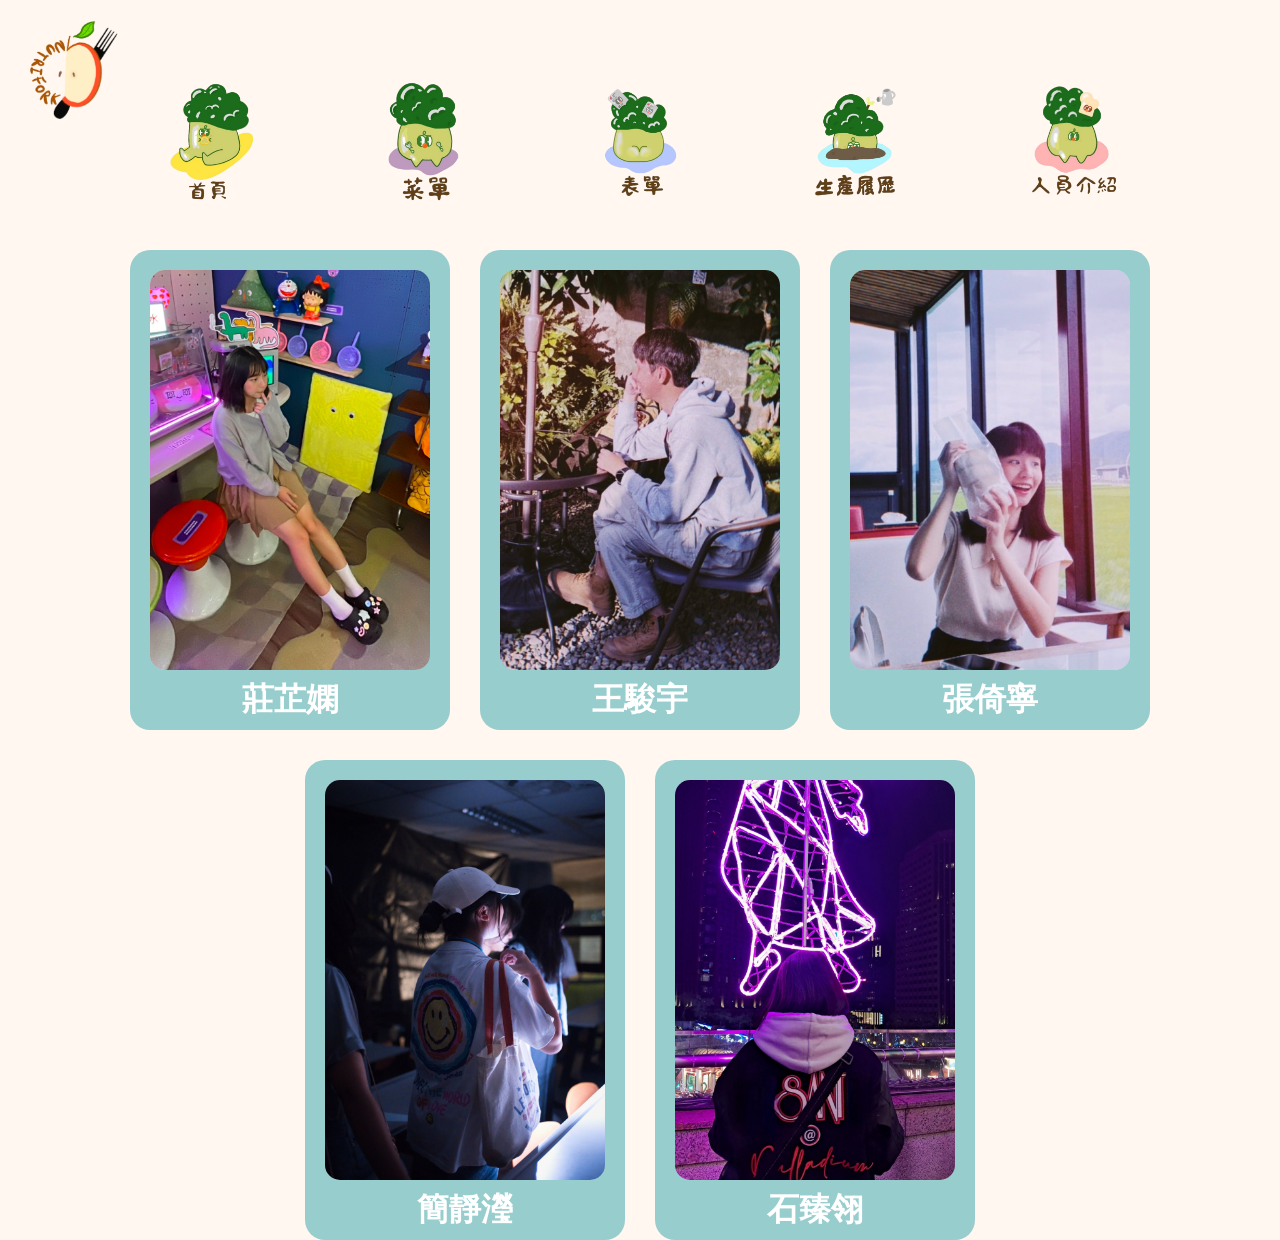
<file: 人員介紹/人員介紹.html>
<!DOCTYPE html>
<html lang="zh-TW">

<head>
    <meta charset="UTF-8" />
    <meta name="viewport" content="width=device-width, initial-scale=1.0" />
    <title>人員介紹</title>
    <link rel="stylesheet" href="人員介紹.css">
    <link rel="shortcut icon" href="/logo_icon.png" type="image/x-icon" >
    <link rel="preconnect" href="https://fonts.googleapis.com">
    <link rel="preconnect" href="https://fonts.gstatic.com" crossorigin>
    <link href="https://fonts.googleapis.com/css2?family=Caveat:wght@400..700&family=Noto+Serif+JP:wght@200..900&family=Permanent+Marker&family=Playfair+Display:ital,wght@0,400..900;1,400..900&family=Rampart+One&family=Stick&display=swap" rel="stylesheet">
</head>

<body>
    <div class="logo">
      <a href="../首頁/首頁.html">
        <img src="../assets/logo.png" alt="">
      </a>
    </div>

    <nav class="img-navbar">
      <a href="../首頁/首頁.html"><img src="../assets/div_pic/首頁.png" alt="首頁"></a>
      <a href="../菜單/菜單.html"><img src="../assets/div_pic/菜單.png" alt="菜單"></a>
      <a href="../遊戲/遊戲.html"><img src="../assets/div_pic/表單.png" alt="表單"></a>
      <a href="../生產履歷/生產履歷.html"><img src="../assets/div_pic/生產履歷.png" alt="生產履歷"></a>
      <a href="../人員介紹/人員介紹.html"><img src="../assets/div_pic/人員介紹.png" alt="人員介紹"></a>
    </nav>

    <!-- 內容 -->
    <div class="container">
        <div class="card">
            <div class="img-box">
                <img src="./人員介紹_photo/1.png" alt="">
            </div>
            <p>— 繪畫 —<br>LOGO、餐點與食材<br>
                — 製作 —<br>開頭動畫、小遊戲<br>
                — 提案 —<br>— 錄製影片 —</p>
            <h2>莊芷嫻</h2>
        </div>
        <div class="card">
            <div class="img-box">
                <img src="./人員介紹_photo/2.png" alt="">
            </div>
            <p>— 製作 —<br>生產履歷頁面<br>
                程式碼整合除錯<br>
                — 提案 —<br>— 報告 —</p>
            <h2>王駿宇</h2>
        </div>
        <div class="card">
            <div class="img-box">
                <img src="./人員介紹_photo/3.png" alt="">
            </div>
            <p>— 撰寫 —<br>企劃書、報告書<br>
                — 繪制和設計 —<br>蔬果與購物車圖案<br>
                開頭動畫音效<br>
                — 會議記錄 —</p>
            <h2>張倚寧</h2>
        </div>
        <div class="card">
            <div class="img-box">
                <img src="./人員介紹_photo/4.jpg" alt="">
            </div>
            <p>— 製作 —<br>開頭動畫<br>首頁<br>菜單<br>餐點介紹
                <br>統整每頁的相同處</p>
            <h2>簡靜瀅</h2>
        </div>
        <div class="card">
            <div class="img-box">
                <img src="./人員介紹_photo/5.jpg" alt="">
            </div>
            <p>— 製作 —<br>人員介紹<br>食物轉盤<br>下拉式選單<br>網站icon<br>
                — 簡報製作 —</p>
            <h2>石臻翎</h2>
        </div>
    </div>
</body>

</html>
</file>
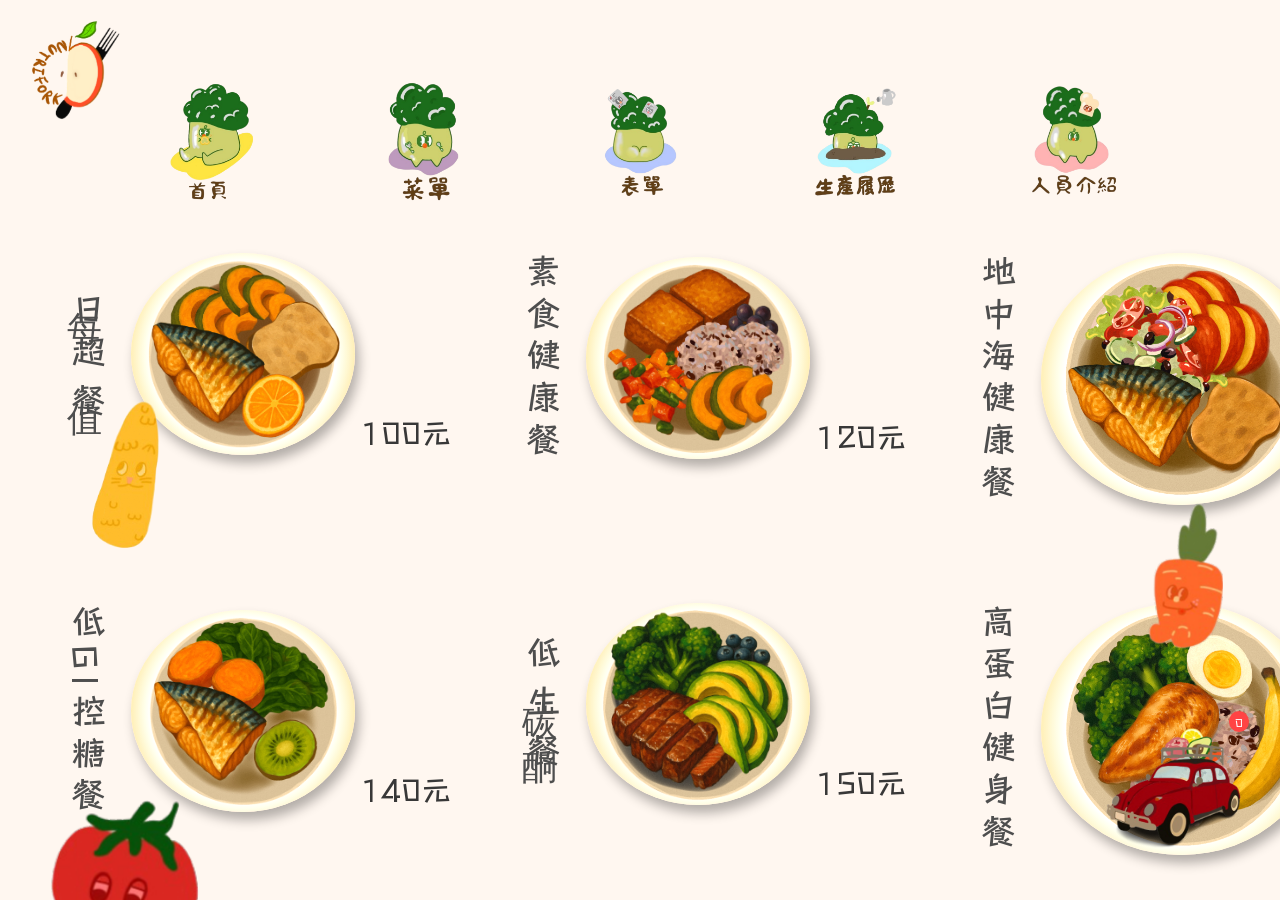
<file: 菜單/菜單.html>
<!DOCTYPE html>
<html lang="en">

<head>
  <meta charset="UTF-8">
  <meta name="viewport" content="width=device-width, initial-scale=1.0">
  <title>菜單</title>
  <link rel="shortcut icon" href="/logo_icon.png" type="image/x-icon">
  <link rel="stylesheet" href="./菜單.css">
  <link rel="preconnect" href="https://fonts.googleapis.com">
  <link rel="preconnect" href="https://fonts.gstatic.com" crossorigin>
  <link
    href="https://fonts.googleapis.com/css2?family=Caveat:wght@400..700&family=Noto+Serif+JP:wght@200..900&family=Permanent+Marker&family=Playfair+Display:ital,wght@0,400..900;1,400..900&family=Rampart+One&family=Stick&display=swap"
    rel="stylesheet">
</head>

<body>
  <div class="logo">
      <a href="../首頁/首頁.html">
        <img src="../assets/logo.png" alt="">
      </a>
  </div>

  <nav class="img-navbar">
      <a href="../首頁/首頁.html"><img src="../assets/div_pic/首頁.png" alt="首頁"></a>
      <a href="../菜單/菜單.html"><img src="../assets/div_pic/菜單.png" alt="菜單"></a>
      <a href="../遊戲/遊戲.html"><img src="../assets/div_pic/表單.png" alt="表單"></a>
      <a href="../生產履歷/生產履歷.html"><img src="../assets/div_pic/生產履歷.png" alt="生產履歷"></a>
      <a href="../人員介紹/人員介紹.html"><img src="../assets/div_pic/人員介紹.png" alt="人員介紹"></a>
  </nav>

  <div class="floating-cart">
    <img src="./購物車.png" alt="購物車" class="cart-icon">
    <span class="cart-count">0</span>
    <div class="cart-panel">
      <div class="cart-header">
        <h3>購物車</h3>
        <button class="close-cart">&times;</button>
      </div>
      <div class="cart-items">
        <!-- 購物車項目在這裡動態添加 -->
      </div>
      <div class="cart-footer">
        <div class="cart-total">總計: $0</div>
        <button class="checkout-btn">結帳</button>
      </div>
    </div>
  </div>

  <!-- 結帳總結彈出視窗 -->
  <div class="checkout-modal" id="checkoutModal">
    <div class="modal-content">
      <div class="modal-header">
        <h2>訂單總結</h2>
        <button class="close-modal">&times;</button>
      </div>
      <div class="modal-body">
        <div class="order-items">
          <!-- 訂單項目在這裡動態添加 -->
        </div>
        <div class="order-summary">
          <div class="summary-row">
            <span>商品總數：</span>
            <span id="totalItems">0</span>
          </div>
          <div class="summary-row">
            <span>商品總額：</span>
            <span id="subtotal">$0</span>
          </div>
          <div class="summary-row">
            <span>運費：</span>
            <span id="shipping">$0</span>
          </div>
          <div class="summary-row total">
            <span>應付總額：</span>
            <span id="totalAmount">$0</span>
          </div>
        </div>
      </div>
      <div class="modal-footer">
        <button class="confirm-order-btn">確認訂單</button>
      </div>
    </div>
  </div>

  <div class="meal-container">
    <a href="../餐點介紹/每日超值餐/每日超值餐.html" class="meal-link">
      <div class="meal-item">
        <div class="meal-title">每日超值餐</div>
        <div class="meal-img-container">
          <img src="每日超值.png" alt="餐點圖示" />
          <div class="meal-price">100元</div>
        </div>
      </div>
    </a>

    <a href="../餐點介紹/素食健康餐/素食健康餐.html" class="meal-link">
      <div class="meal-item">
        <div class="meal-title">素食健康餐</div>
        <div class="meal-img-container">
          <img src="./素食健康 (2).png" alt="餐點圖示" />
          <div class="meal-price">120元</div>
        </div>
      </div>
    </a>

    <a href="../餐點介紹/地中海健康餐/地中海健康餐.html" class="meal-link">
      <div class="meal-item">
        <div class="meal-title">地中海健康餐</div>
        <div class="meal-img-container">
          <img src="./地中海.png" alt="餐點圖示" />
          <div class="meal-price">130元</div>
        </div>
      </div>
    </a>

    <a href="../餐點介紹/低GI控糖餐/低GI控糖餐.html" class="meal-link">
      <div class="meal-item">
        <div class="meal-title">低GI控糖餐</div>
        <div class="meal-img-container">
          <img src="./低gi .png" alt="餐點圖示" />
          <div class="meal-price">140元</div>
        </div>
      </div>
    </a>

    <a href="../餐點介紹/低碳生酮餐/低碳生酮餐.html" class="meal-link">
      <div class="meal-item">
        <div class="meal-title">低碳生酮餐</div>
        <div class="meal-img-container">
          <img src="./低碳生酮.png" alt="餐點圖示" />
          <div class="meal-price">150元</div>
        </div>
      </div>
    </a>

    <a href="../餐點介紹/高蛋白健身餐/高蛋白健身餐.html" class="meal-link">
      <div class="meal-item">
        <div class="meal-title">高蛋白健身餐</div>
        <div class="meal-img-container">
          <img src="./7F1835D6-F202-4436-AAA9-A46A5C8F8FA7.png" alt="餐點圖示" />
          <div class="meal-price">150元</div>
        </div>
      </div>
    </a>
  </div>

  <div class="floating-fruits">
    <div class="fruit tomato" data-info="我有豐富的維生素C，養顏又美容!"></div>
    <div class="fruit corner" data-info="我不僅低熱量還高纖維，讓你減重順順利利!"></div>
    <div class="fruit correct" data-info="我富含了很多營養，讓你可以保護視力、養顏和處進消化等!"></div>
    <div class="tooltip" id="tooltip"></div>
  </div>

  <script src="./菜單.js"></script>
</body>

</html>
</file>
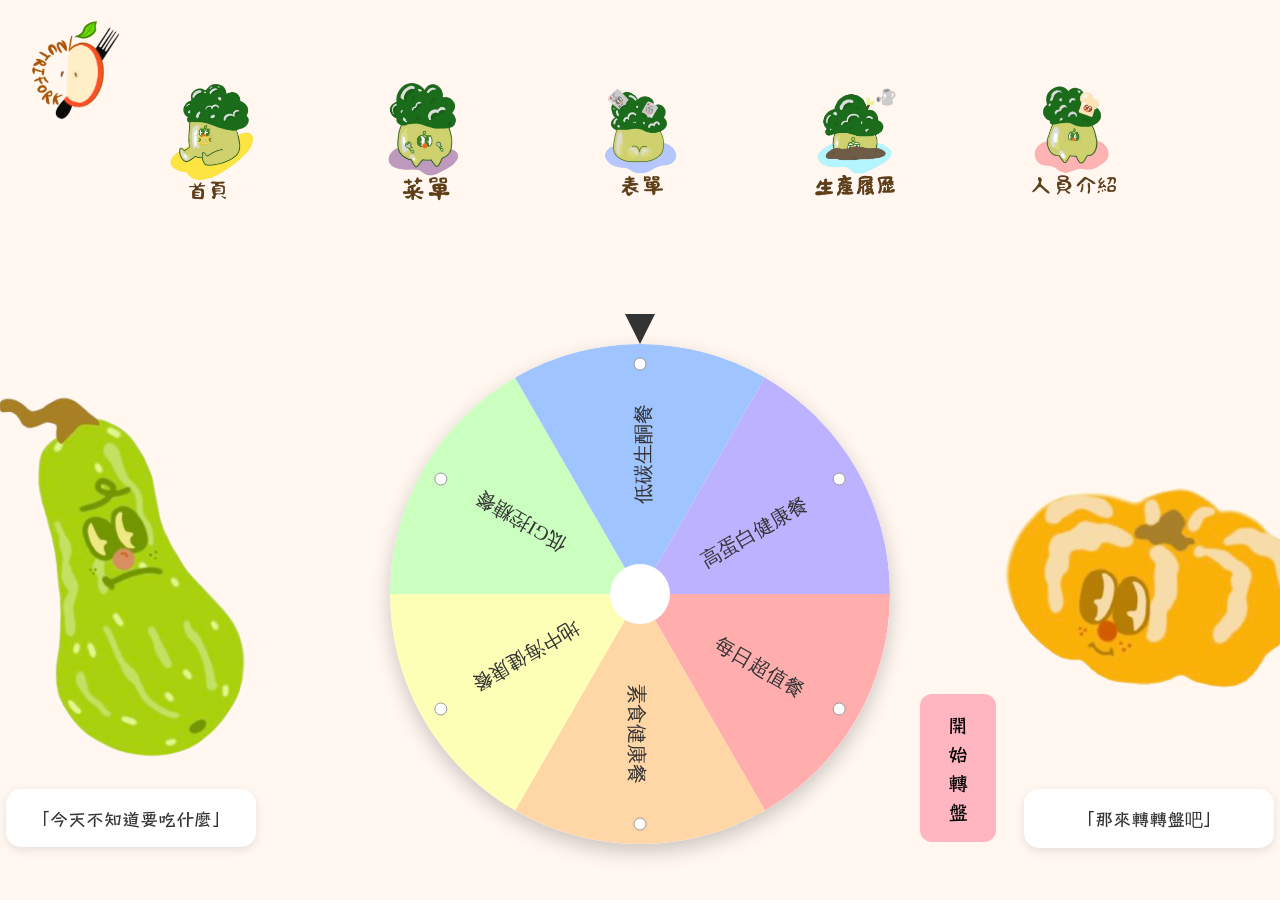
<file: 遊戲/遊戲.html>
<!DOCTYPE html>
<html lang="zh-Hant">

<head>
  <meta charset="UTF-8">
  <title>角色對話轉盤</title>
  <link rel="shortcut icon" href="/logo_icon.png" type="image/x-icon">
  <link rel="stylesheet" href="./遊戲.css">
  <link rel="preconnect" href="https://fonts.googleapis.com">
  <link rel="preconnect" href="https://fonts.gstatic.com" crossorigin>
  <link
    href="https://fonts.googleapis.com/css2?family=Caveat:wght@400..700&family=Noto+Serif+JP:wght@200..900&family=Permanent+Marker&family=Playfair+Display:ital,wght@0,400..900;1,400..900&family=Rampart+One&family=Stick&display=swap"
    rel="stylesheet">
</head>

<body>
  <div class="logo">
      <a href="../首頁/首頁.html">
        <img src="../assets/logo.png" alt="">
      </a>
    </div>

    <nav class="img-navbar">
      <a href="../首頁/首頁.html"><img src="../assets/div_pic/首頁.png" alt="首頁"></a>
      <a href="../菜單/菜單.html"><img src="../assets/div_pic/菜單.png" alt="菜單"></a>
      <a href="../遊戲/遊戲.html"><img src="../assets/div_pic/表單.png" alt="表單"></a>
      <a href="../生產履歷/生產履歷.html"><img src="../assets/div_pic/生產履歷.png" alt="生產履歷"></a>
      <a href="../人員介紹/人員介紹.html"><img src="../assets/div_pic/人員介紹.png" alt="人員介紹"></a>
    </nav>


  <div class="full-container">

    <div class="spin-layout">
      <!-- 左角色 -->
      <div class="character-side">
        <img src="./花椰菜角色1.png" alt="角色A" class="side-character">
        <div class="speech-bubble speech-left" id="speechA">「今天不知道要吃什麼」</div>
      </div>

      <!-- 中間：按鈕 + 轉盤 -->
      <div class="wheel-container">
        <div class="button-and-result">
          <button id="spinBtn">開始轉盤</button>
        </div>
        <div class="pointer"></div>
        <canvas id="wheel" width="500" height="500"></canvas>
        <div id="result"></div>
      </div>

      <!-- 右角色 -->
      <div class="character-side">
        <img src="./花椰菜角色2.png" alt="角色B" class="side-character">
        <div class="speech-bubble speech-right" id="speechB">「那來轉轉盤吧」</div>
      </div>
    </div>



    <script src="遊戲.js"></script>
</body>

</html>
</file>
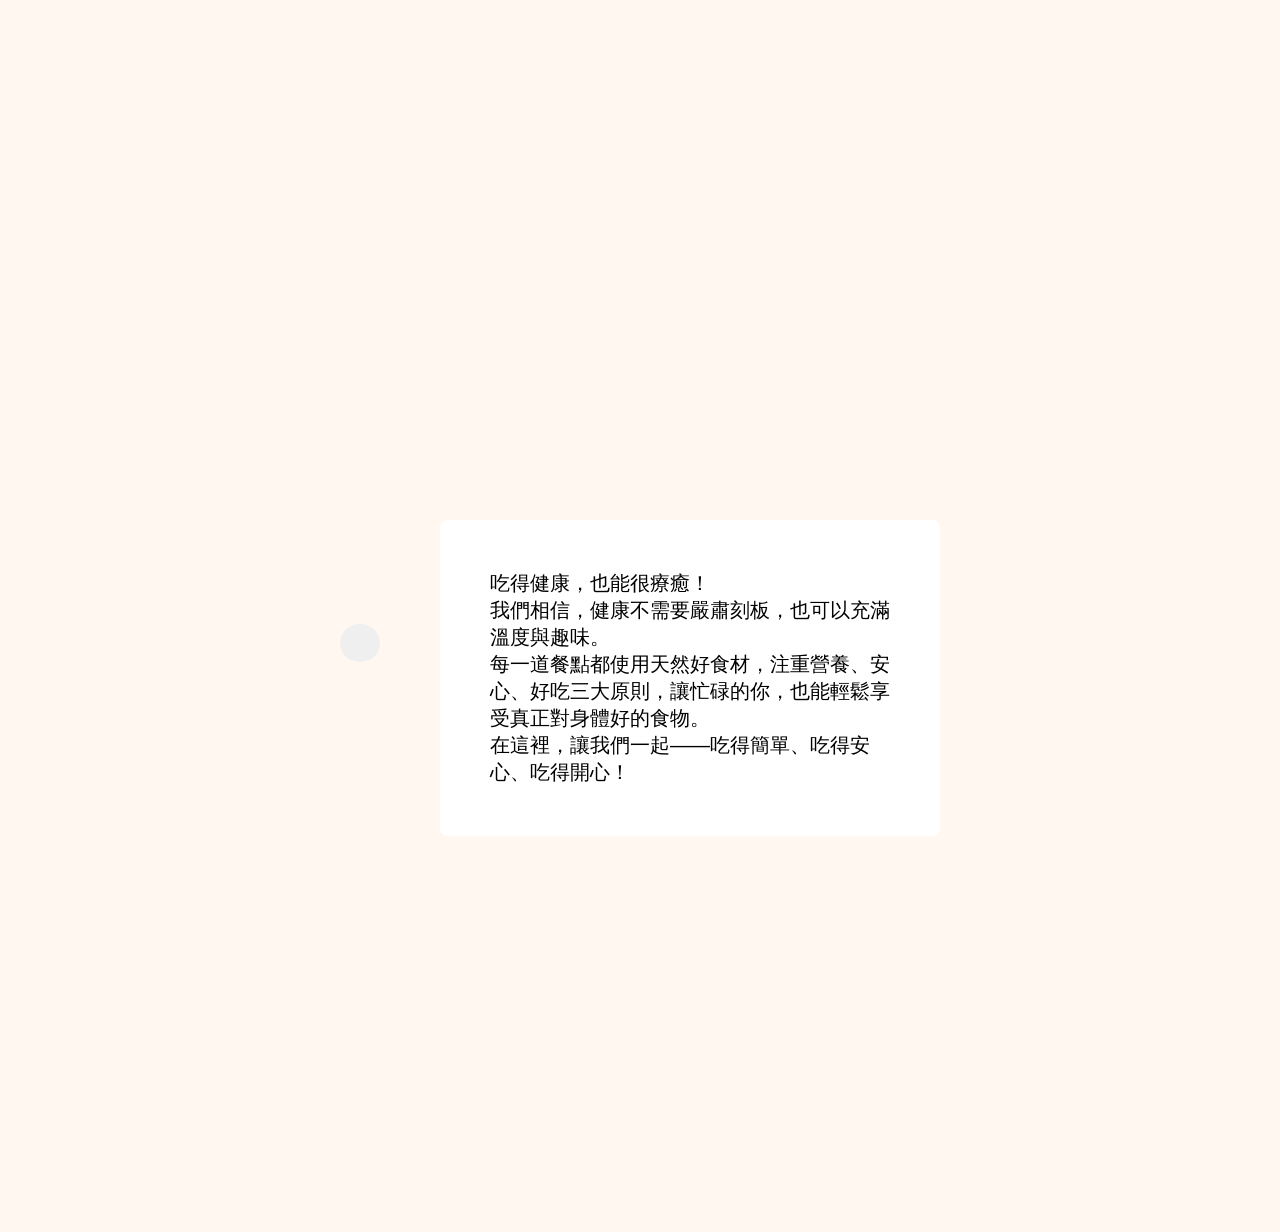
<file: 首頁/首頁.html>
<!DOCTYPE html>
<html lang="zh-Hant">

<head>
  <meta charset="UTF-8">
  <meta name="viewport" content="width=device-width, initial-scale=1.0">
  <title>NutriFork</title>
  <link rel="shortcut icon" href="/logo_icon.png" type="image/x-icon">
  <link rel="stylesheet" href="./首頁.css">
  <link rel="preconnect" href="https://fonts.googleapis.com">
  <link rel="preconnect" href="https://fonts.gstatic.com" crossorigin>
  <link
    href="https://fonts.googleapis.com/css2?family=Caveat:wght@400..700&family=Noto+Serif+JP:wght@200..900&family=Permanent+Marker&family=Playfair+Display:ital,wght@0,400..900;1,400..900&family=Rampart+One&family=Stick&display=swap"
    rel="stylesheet">
</head>

<body>

  <!-- 主要內容 -->
  <div id="main-content">

    <div class="logo">
      <a href="../首頁/首頁.html">
        <img src="../assets/logo.png" alt="">
      </a>
    </div>

    <nav class="img-navbar">
      <a href="../首頁/首頁.html"><img src="../assets/div_pic/首頁.png" alt="首頁"></a>
      <a href="../菜單/菜單.html"><img src="../assets/div_pic/菜單.png" alt="菜單"></a>
      <a href="../遊戲/遊戲.html"><img src="../assets/div_pic/表單.png" alt="表單"></a>
      <a href="../生產履歷/生產履歷.html"><img src="../assets/div_pic/生產履歷.png" alt="生產履歷"></a>
      <a href="../人員介紹/人員介紹.html"><img src="../assets/div_pic/人員介紹.png" alt="人員介紹"></a>
    </nav>

    <div class="container">
      <div class="article">
        <div class="main">
          <div class="photo tomato"></div>
          <div class="photo pepper"></div>
          <div class="photo carrot"></div>
          <div class="item">
            <div class="item1"></div>
          </div>
        </div>

        <!-- 遊戲、標語 -->
        <div class="container1">

          <div id="start-screen">
            <button id="start-btn" onclick="startGame()">
              <img src="./小遊戲按鈕.png" alt="">
            </button>
          </div>

          <div id="quiz-container" class="hidden">
            <img class="character-img" src="./花椰菜角色1.png" alt="角色">
            <div class="question" id="question">載入中...</div>
            <div id="options"></div>
            <div class="feedback" id="feedback"></div>
            <div class="correct-answer" id="correct-answer"></div>
            <div id="score">目前得分：0</div>

            <div class="game-buttons">
              <button id="restart-btn">重玩遊戲</button>
              <button id="back-btn">返回</button>
            </div>
          </div>

          <div class="dialog-box">
            <div class="arrow-left"></div>
            <p>
              吃得健康，也能很療癒！<br>
              我們相信，健康不需要嚴肅刻板，也可以充滿溫度與趣味。<br>
              每一道餐點都使用天然好食材，注重營養、安心、好吃三大原則，讓忙碌的你，也能輕鬆享受真正對身體好的食物。<br>
              在這裡，讓我們一起——吃得簡單、吃得安心、吃得開心！
            </p>
          </div>

          <footer id="footer">
            <p>&copy; NUTRIFORK | 聯絡我們：NUTRIFORK@gmail.com</p>
          </footer>
        </div>
      </div>
    </div>

    <div id="food-container"></div>

    <script src="./首頁.js"></script>
  </div>
</body>

</html>
</file>
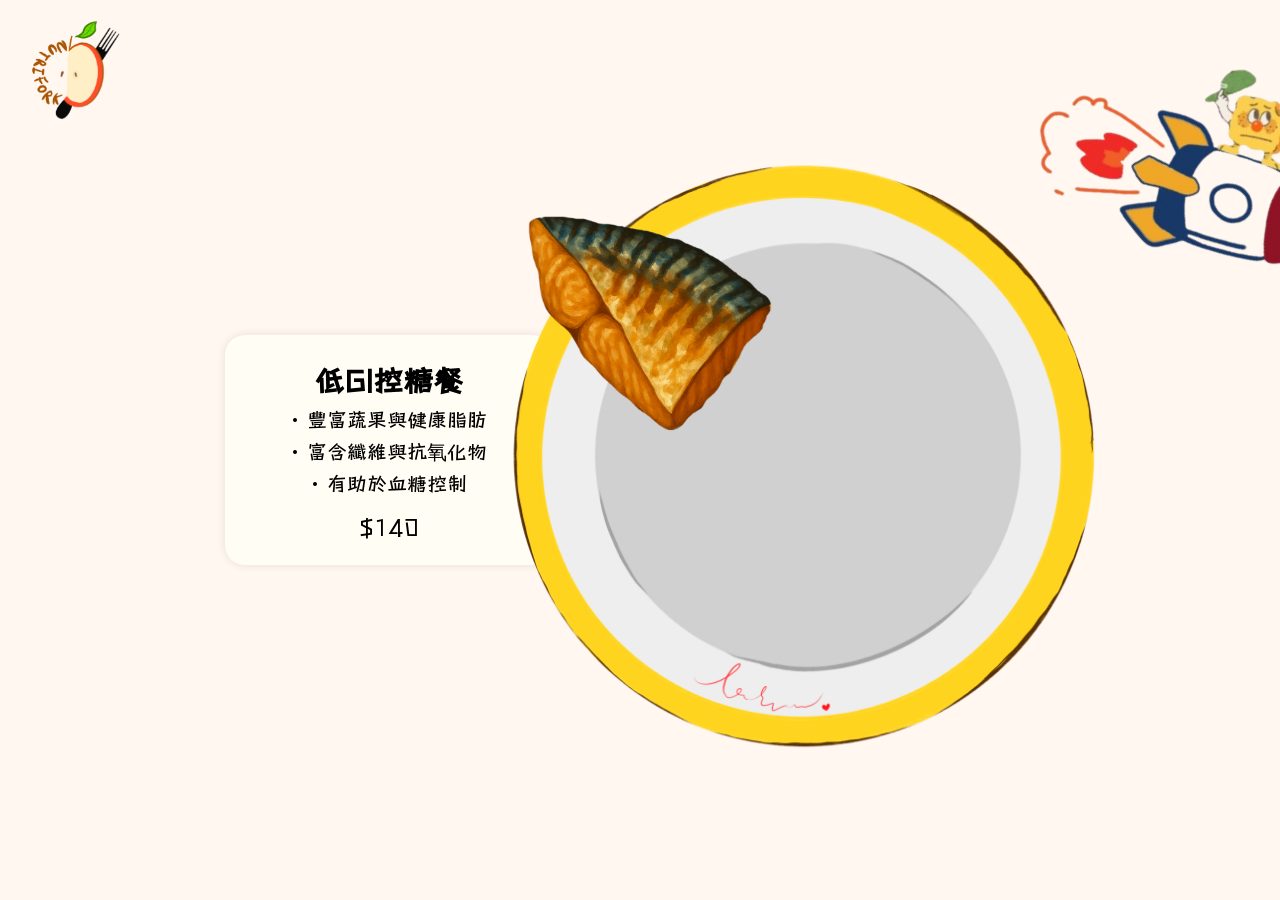
<file: 餐點介紹/低GI控糖餐/低GI控糖餐.html>
<!DOCTYPE html>
<html lang="zh-Hant">

<head>
  <meta charset="UTF-8">
  <title>低GI控糖餐</title>
  <link rel="stylesheet" href="./低GI控糖餐.css">
  <script src="./低GI控糖餐.js" defer></script>
  <link rel="preconnect" href="https://fonts.googleapis.com">
  <link rel="preconnect" href="https://fonts.gstatic.com" crossorigin>
  <link
    href="https://fonts.googleapis.com/css2?family=Caveat:wght@400..700&family=Noto+Serif+JP:wght@200..900&family=Permanent+Marker&family=Playfair+Display:ital,wght@0,400..900;1,400..900&family=Rampart+One&family=Stick&display=swap"
    rel="stylesheet">
</head>

<body>

  <div class="logo">
    <a href="../../菜單/菜單.html">
      <img src="./logo3.png" alt="">
    </a>
  </div>

  <img src="./火箭.png" alt="火箭" class="rocket" />

  <div class="main-container">

    <div class="meal-info">
      <h2 class="name">低GI控糖餐</h2>
      <p>• 豐富蔬果與健康脂肪</p>
      <p>• 富含纖維與抗氧化物</p>
      <p>• 有助於血糖控制</p>
      <p class="price">$140</p>
    </div>

    <div class="plate-container">
      <img src="./盤子.png" alt="盤子背景" class="plate">

      <div class="food mackerel">
        <div class="food-img">
          <img src="./烤鯖魚.png" alt="鯖魚">
          <div class="info">富含Omega-3，有助控糖與護心</div>
        </div>
      </div>

      <div class="food sweetpotato">
        <div class="food-img">
          <img src="./地瓜.png" alt="地瓜">
          <div class="info">低GI碳水，提供飽足與能量</div>
        </div>
      </div>

      <div class="food greens">
        <div class="food-img">
          <img src="./空心菜.png" alt="燙青菜">
          <div class="info">高鉀葉菜，有助排水與穩壓</div>
        </div>
      </div>

      <div class="food kiwi">
        <div class="food-img">
          <img src="./奇異果.png" alt="奇異果">
          <div class="info">富含酵素與維C，幫助消化</div>
        </div>
      </div>
    </div>


  </div>

</body>

</html>
</file>
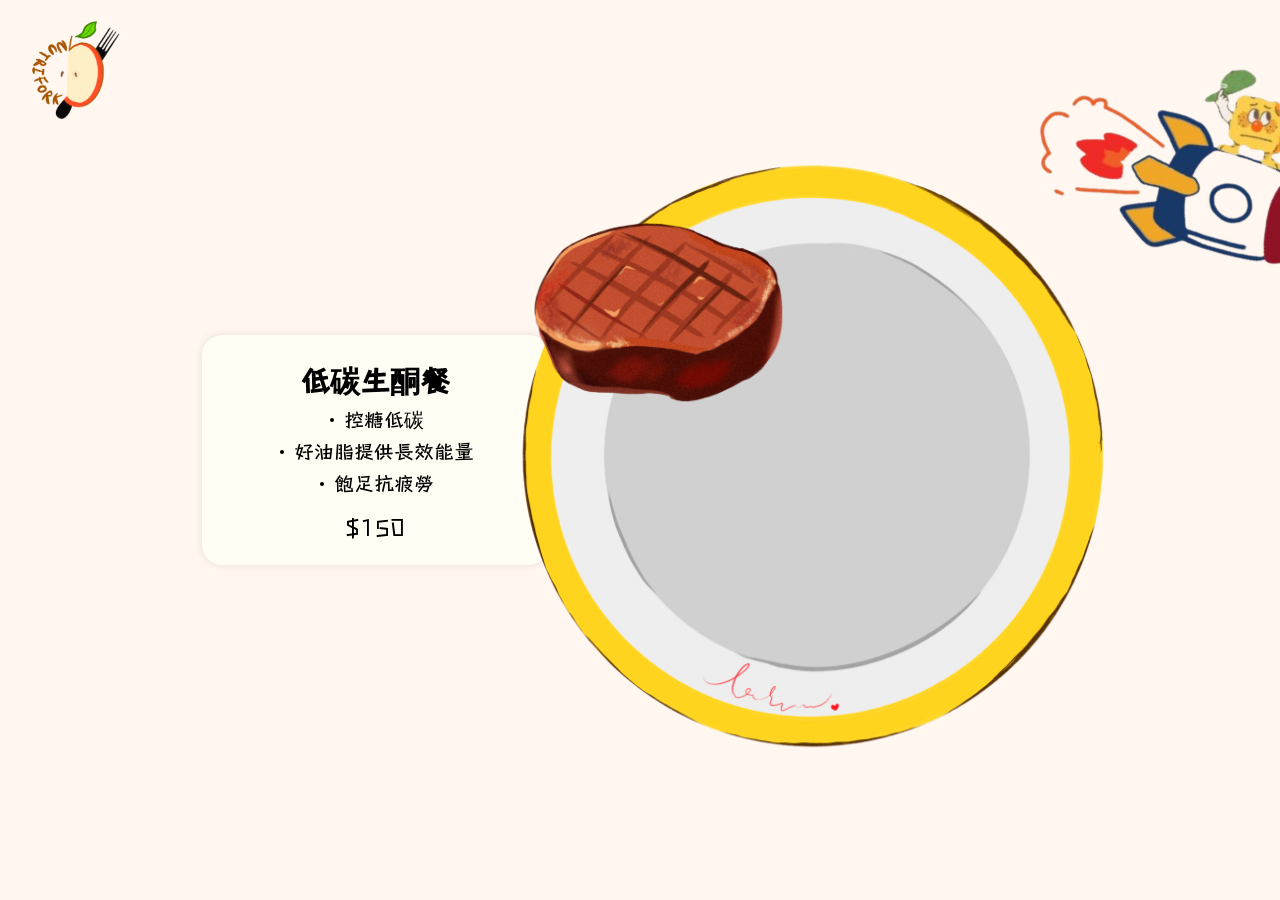
<file: 餐點介紹/低碳生酮餐/低碳生酮餐.html>
<!DOCTYPE html>
<html lang="zh-Hant">

<head>
  <meta charset="UTF-8">
  <title>低碳生酮餐</title>
  <link rel="stylesheet" href="./低碳生酮餐.css">
  <script src="./低碳生酮餐.js" defer></script>
  <link rel="preconnect" href="https://fonts.googleapis.com">
  <link rel="preconnect" href="https://fonts.gstatic.com" crossorigin>
  <link
    href="https://fonts.googleapis.com/css2?family=Caveat:wght@400..700&family=Noto+Serif+JP:wght@200..900&family=Permanent+Marker&family=Playfair+Display:ital,wght@0,400..900;1,400..900&family=Rampart+One&family=Stick&display=swap"
    rel="stylesheet">
</head>

<body>

  <div class="logo">
    <a href="../../菜單/菜單.html">
      <img src="./logo3.png" alt="">
    </a>
  </div>

  <img src="./火箭.png" alt="火箭" class="rocket" />


  <div class="main-container">

    <div class="meal-info">
      <h2 class="name">低碳生酮餐</h2>
      <p>• 控糖低碳</p>
      <p>• 好油脂提供長效能量</p>
      <p>• 飽足抗疲勞</p>
      <p class="price">$150</p>
    </div>

    <div class="plate-container">
      <img src="./盤子.png" alt="盤子背景" class="plate">

      <div class="food steak">
        <div class="food-img">
          <img src="./牛排.png" alt="牛排">
          <div class="info">高蛋白＋好脂，飽足抗疲勞</div>
        </div>
      </div>

      <div class="food avocado">
        <div class="food-img">
          <img src="./酪梨.png" alt="酪梨">
          <div class="info">含好油脂，有助心血管健康</div>
        </div>
      </div>

      <div class="food cauliflower">
        <div class="food-img">
          <img src="./花椰菜.png" alt="花椰菜">
          <div class="info">高纖低碳，幫助腸道健康</div>
        </div>
      </div>

      <div class="food blueberry">
        <div class="food-img">
          <img src="./藍莓.png" alt="藍莓">
          <div class="info">低糖抗氧化，營養濃縮果實</div>
        </div>
      </div>
    </div>


  </div>

</body>

</html>
</file>
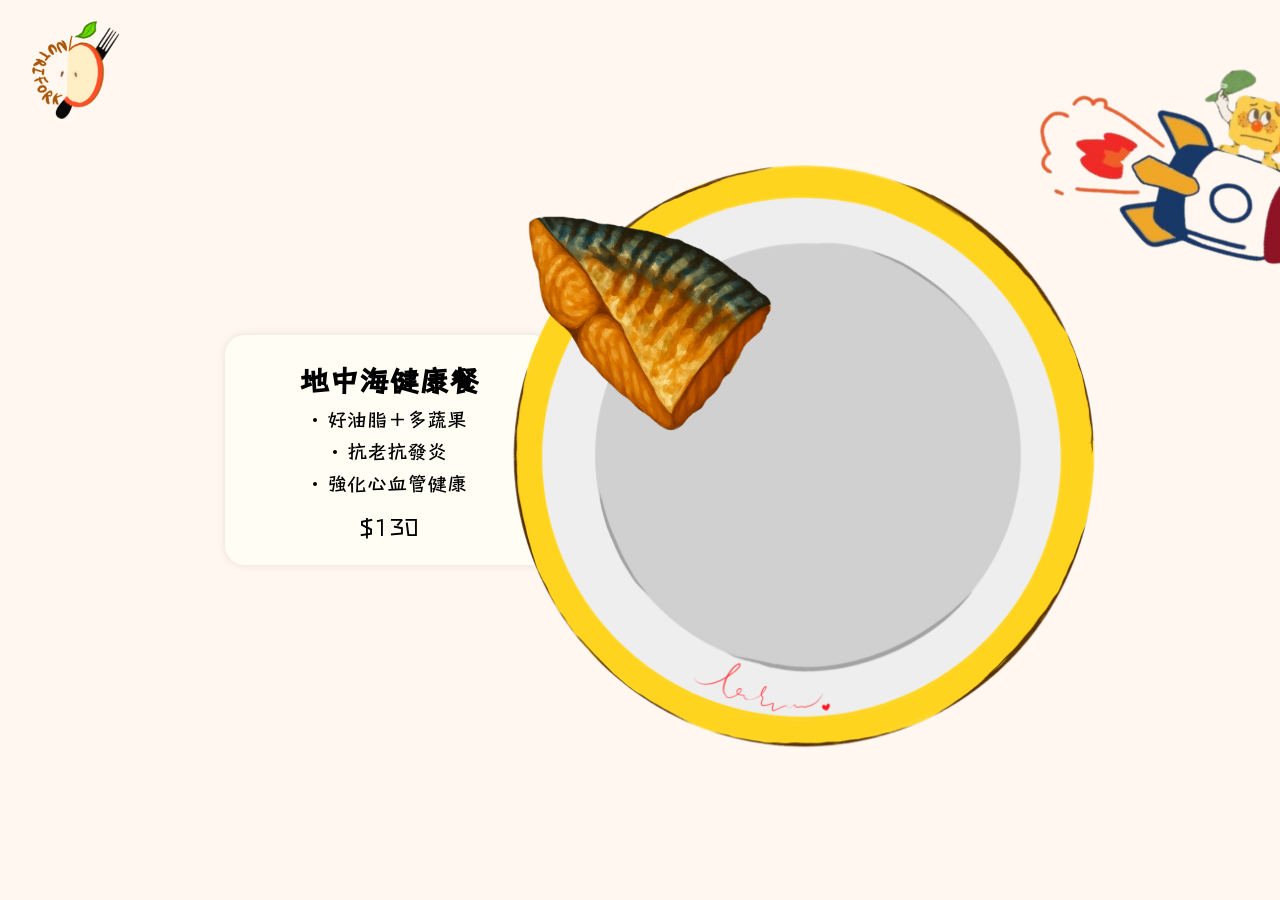
<file: 餐點介紹/地中海健康餐/地中海健康餐.html>
<!DOCTYPE html>
<html lang="zh-Hant">

<head>
  <meta charset="UTF-8">
  <title>地中海飲食餐</title>
  <link rel="stylesheet" href="./地中海健康餐.css">
  <script src="./地中海健康餐.js" defer></script>
  <link rel="preconnect" href="https://fonts.googleapis.com">
  <link rel="preconnect" href="https://fonts.gstatic.com" crossorigin>
  <link
    href="https://fonts.googleapis.com/css2?family=Caveat:wght@400..700&family=Noto+Serif+JP:wght@200..900&family=Permanent+Marker&family=Playfair+Display:ital,wght@0,400..900;1,400..900&family=Rampart+One&family=Stick&display=swap"
    rel="stylesheet">
</head>

<body>

  <div class="logo">
    <a href="../../菜單/菜單.html">
      <img src="./logo3.png" alt="">
    </a>
  </div>

  <img src="./火箭.png" alt="火箭" class="rocket" />


  <div class="main-container">
    <div class="meal-info">
      <h2 class="name">地中海健康餐</h2>
      <p>• 好油脂＋多蔬果</p>
      <p>• 抗老抗發炎</p>
      <p>• 強化心血管健康</p>
      <p class="price">$130</p>
    </div>

    <div class="plate-container">
      <img src="./盤子.png" alt="盤子背景" class="plate">

      <div class="food fish">
        <div class="food-img">
          <img src="./烤鯖魚.png" alt="鯖魚">
          <div class="info">好脂蛋白，保護心血管</div>
        </div>
      </div>

      <div class="food salad">
        <div class="food-img">
          <img src="./番茄橄欖沙拉.png" alt="沙拉">
          <div class="info">橄欖油＋番茄，抗氧化又養顏</div>
        </div>
      </div>

      <div class="food toast">
        <div class="food-img">
          <img src="./全麥吐司.png" alt="全麥吐司">
          <div class="info">高纖低升糖，有助代謝穩定</div>
        </div>
      </div>

      <div class="food apple">
        <div class="food-img">
          <img src="./蘋果.png" alt="蘋果">
          <div class="info">富含維C與纖維，促進代謝</div>
        </div>
      </div>
    </div>


  </div>

</body>

</html>
</file>
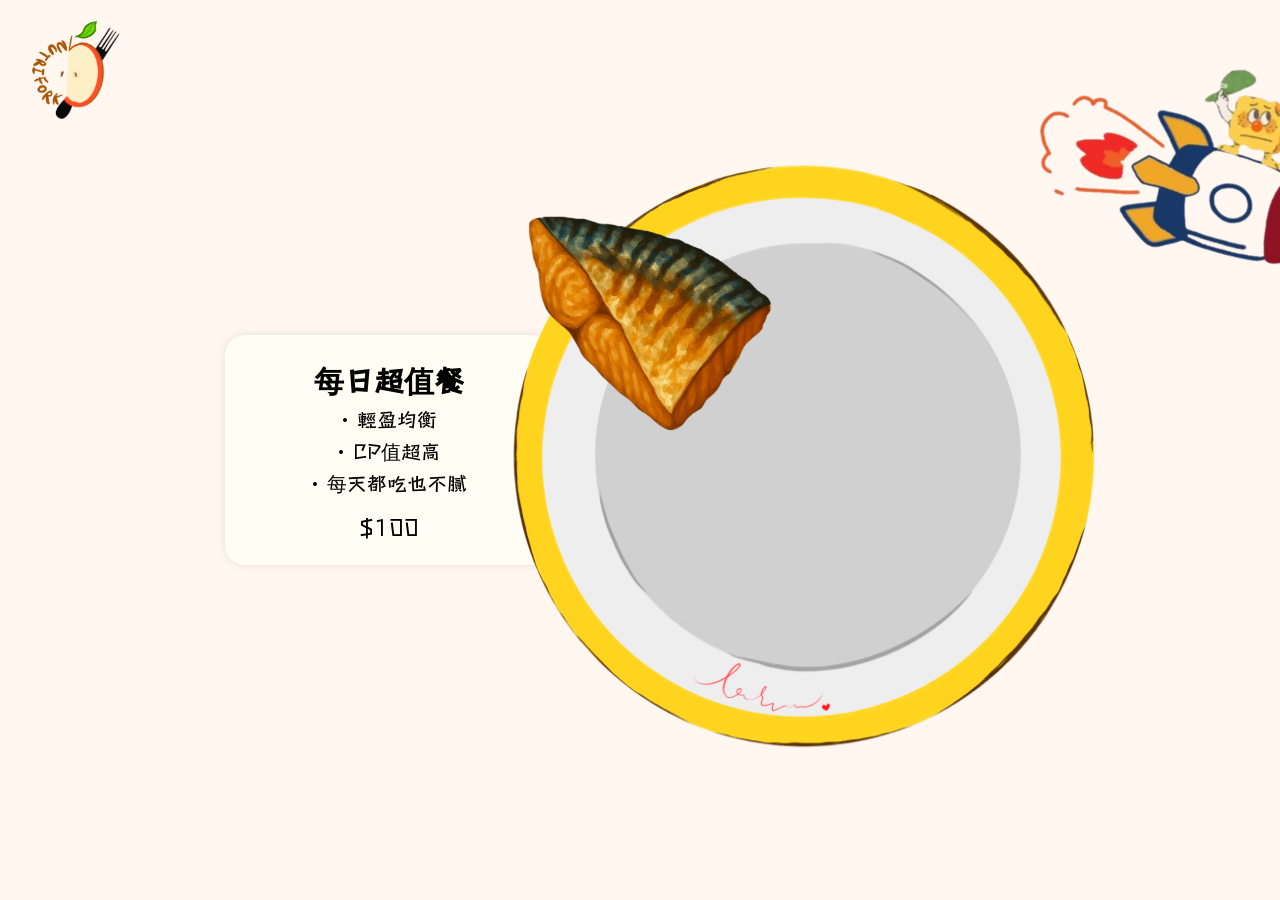
<file: 餐點介紹/每日超值餐/每日超值餐.html>
<!DOCTYPE html>
<html lang="zh-Hant">

<head>
  <meta charset="UTF-8">
  <title>每日超值餐</title>
  <link rel="stylesheet" href="./每日超值餐.css">
  <script src="./每日超值餐.js" defer></script>
  <link rel="preconnect" href="https://fonts.googleapis.com">
  <link rel="preconnect" href="https://fonts.gstatic.com" crossorigin>
  <link
    href="https://fonts.googleapis.com/css2?family=Caveat:wght@400..700&family=Noto+Serif+JP:wght@200..900&family=Permanent+Marker&family=Playfair+Display:ital,wght@0,400..900;1,400..900&family=Rampart+One&family=Stick&display=swap"
    rel="stylesheet">
</head>

<body>

  <div class="logo">
    <a href="../../菜單/菜單.html">
      <img src="./logo3.png" alt="">
    </a>
  </div>

  <img src="./火箭.png" alt="火箭" class="rocket" />


  <div class="main-container">

    <div class="meal-info">
      <h2 class="name">每日超值餐</h2>
      <p>• 輕盈均衡</p>
      <p>• CP值超高</p>
      <p>• 每天都吃也不膩</p>
      <p class="price">$100</p>
    </div>

    <div class="plate-container">
      <img src="./盤子.png" alt="盤子背景" class="plate">

      <div class="food fish">
        <div class="food-img">
          <img src="./烤鯖魚.png" alt="魚">
          <div class="info">富含 Omega-3 脂肪酸，促進心血管健康</div>
        </div>
      </div>

      <div class="food toast">
        <div class="food-img">
          <img src="./全麥吐司.png" alt="吐司">
          <div class="info">提供碳水化合物，維持能量</div>
        </div>
      </div>

      <div class="food orange">
        <div class="food-img">
          <img src="./柳橙.png" alt="橘子">
          <div class="info">富含維生素C，增強免疫力</div>
        </div>
      </div>

      <div class="food pumpkin">
        <div class="food-img">
          <img src="./南瓜.png" alt="南瓜">
          <div class="info">含有 β-胡蘿蔔素，有助視力與抗氧化</div>
        </div>
      </div>
    </div>



  </div>

</body>

</html>
</file>
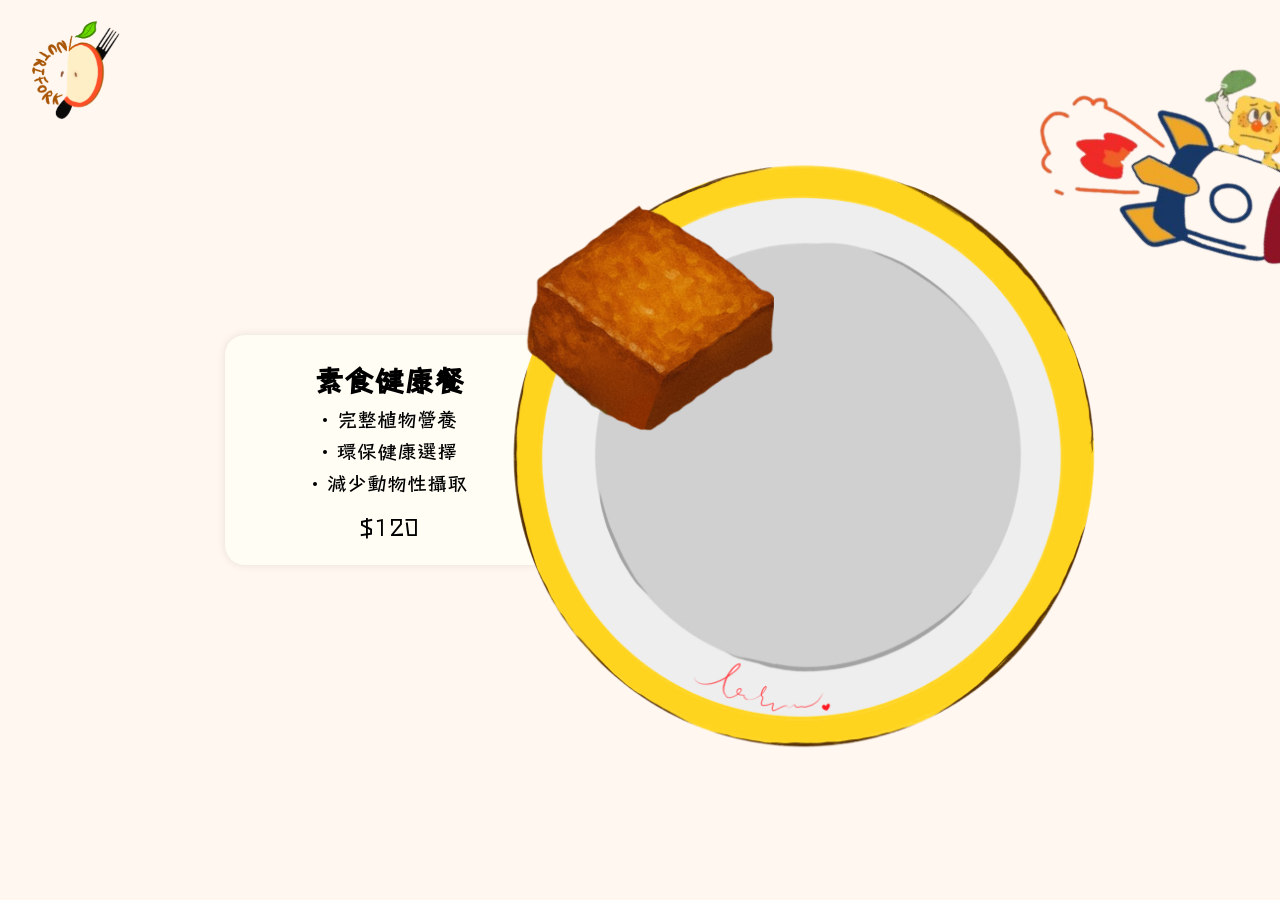
<file: 餐點介紹/素食健康餐/素食健康餐.html>
<!DOCTYPE html>
<html lang="zh-Hant">

<head>
  <meta charset="UTF-8">
  <title>素食健康餐</title>
  <link rel="stylesheet" href="./素食健康餐.css">
  <script src="./素食健康餐.js" defer></script>
  <link rel="preconnect" href="https://fonts.googleapis.com">
  <link rel="preconnect" href="https://fonts.gstatic.com" crossorigin>
  <link
    href="https://fonts.googleapis.com/css2?family=Caveat:wght@400..700&family=Noto+Serif+JP:wght@200..900&family=Permanent+Marker&family=Playfair+Display:ital,wght@0,400..900;1,400..900&family=Rampart+One&family=Stick&display=swap"
    rel="stylesheet">
</head>

<body>

  <div class="logo">
    <a href="../../菜單/菜單.html">
      <img src="./logo3.png" alt="">
    </a>
  </div>

  <img src="./火箭.png" alt="火箭" class="rocket" />

  <div class="main-container">
    <div class="meal-info">
      <h2 class="name">素食健康餐</h2>
      <p>• 完整植物營養</p>
      <p>• 環保健康選擇</p>
      <p>• 減少動物性攝取</p>
      <p class="price">$120</p>
    </div>

    <div class="plate-container">
      <img src="./盤子.png" alt="盤子背景" class="plate">

      <div class="food tofu">
        <div class="food-img">
          <img src="./滷豆腐.png" alt="豆腐">
          <div class="info">植物性蛋白，低脂營養又飽足</div>
        </div>
      </div>

      <div class="food mixveggies">
        <div class="food-img">
          <img src="./烤南瓜＋甜椒.png" alt="南瓜與甜椒">
          <div class="info">富含維生素A+C，抗老又護眼</div>
        </div>
      </div>

      <div class="food grainrice">
        <div class="food-img">
          <img src="./糙米飯.png" alt="雜糧飯">
          <div class="info">高纖雜糧，促進腸道蠕動</div>
        </div>
      </div>

      <div class="food grape">
        <div class="food-img">
          <img src="./葡萄.png" alt="葡萄">
          <div class="info">補水抗氧化的小粒能量</div>
        </div>
      </div>
    </div>



  </div>

</body>

</html>
</file>
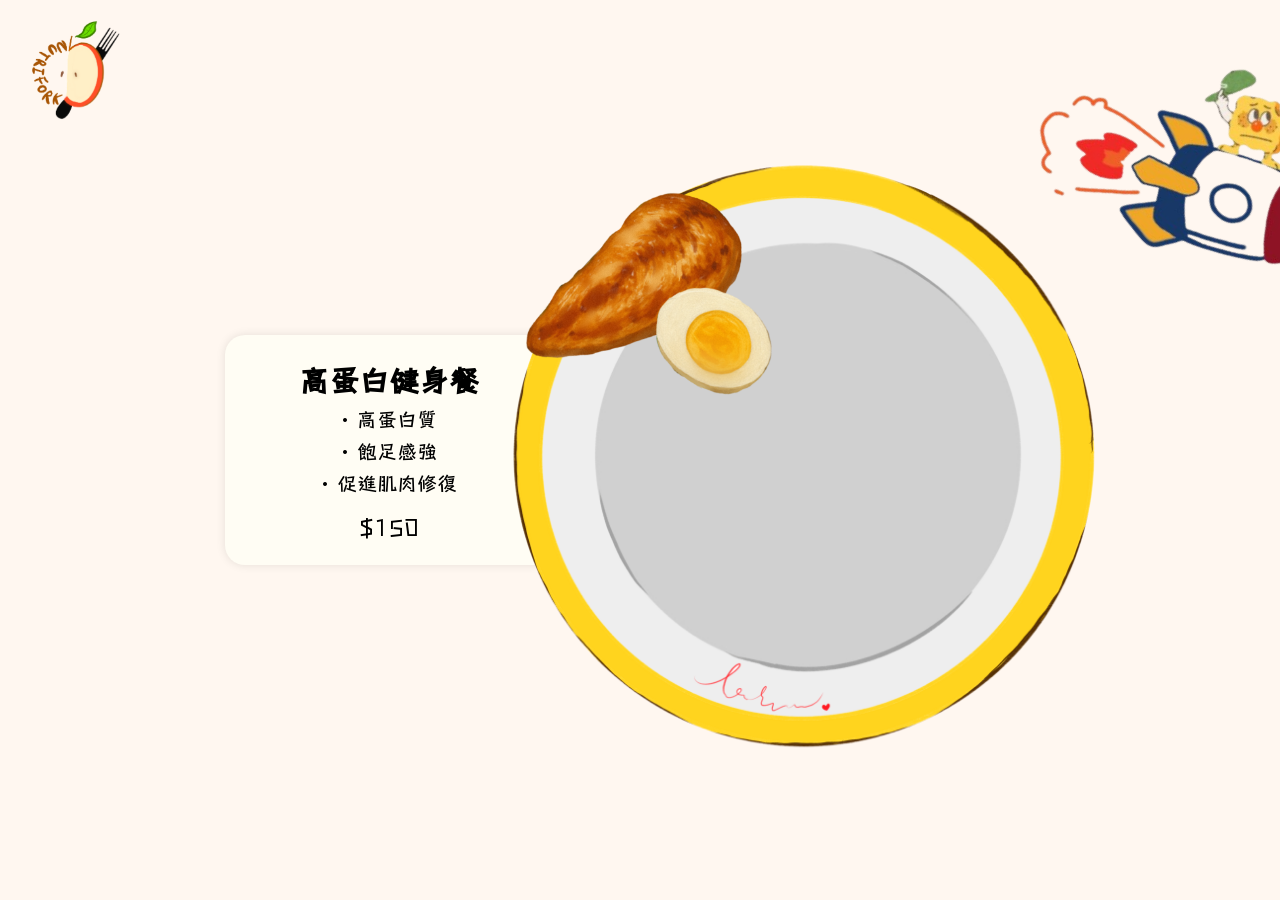
<file: 餐點介紹/高蛋白健身餐/高蛋白健身餐.html>
<!DOCTYPE html>
<html lang="zh-Hant">

<head>
  <meta charset="UTF-8">
  <title>高蛋白餐</title>
  <link rel="stylesheet" href="./高蛋白健身餐.css">
  <script src="./高蛋白健身餐.js" defer></script>
  <link rel="preconnect" href="https://fonts.googleapis.com">
  <link rel="preconnect" href="https://fonts.gstatic.com" crossorigin>
  <link
    href="https://fonts.googleapis.com/css2?family=Caveat:wght@400..700&family=Noto+Serif+JP:wght@200..900&family=Permanent+Marker&family=Playfair+Display:ital,wght@0,400..900;1,400..900&family=Rampart+One&family=Stick&display=swap"
    rel="stylesheet">
</head>

<body>

  <div class="logo">
    <a href="../../菜單/菜單.html">
      <img src="./logo3.png" alt="">
    </a>
  </div>

  <img src="./火箭.png" alt="火箭" class="rocket" />

  <div class="main-container">
    <div class="meal-info">
      <h2 class="name">高蛋白健身餐</h2>
      <p>• 高蛋白質</p>
      <p>• 飽足感強</p>
      <p>• 促進肌肉修復</p>
      <p class="price">$150</p>
    </div>

    <div class="plate-container">
      <img src="./盤子.png" alt="盤子背景" class="plate">

      <div class="food chicken">
        <div class="food-img">
          <img src="./雞胸肉蛋.png" alt="雞胸＋蛋">
          <div class="info">雙重高蛋白，促進肌肉修復</div>
        </div>
      </div>

      <div class="food broccoli">
        <div class="food-img">
          <img src="./花椰菜.png" alt="青花菜">
          <div class="info">富含抗氧化物，幫助排毒</div>
        </div>
      </div>

      <div class="food rice">
        <div class="food-img">
          <img src="./糙米飯.png" alt="糙米飯">
          <div class="info">低GI，穩定能量來源</div>
        </div>
      </div>

      <div class="food banana">
        <div class="food-img">
          <img src="./香蕉.png" alt="香蕉">
          <div class="info">富含鉀，有助肌肉放鬆</div>
        </div>
      </div>
    </div>



  </div>

</body>

</html>
</file>
<file: 人員介紹/人員介紹.css>
/* Logo樣式 */
.logo {
    position: fixed;
    top: 20px;
    left: 20px;
    z-index: 1001;
}

.logo img {
    width: 100px;
    height: 100px;
    transition: transform 0.3s ease;
}

.logo img:hover {
    transform: scale(1.1);
    cursor: url('./Fork1.png'), auto;
}


/* 導覽列樣式 */
.img-navbar {
    position: fixed;
    top: 50px;
    display: flex;
    justify-content: space-between;
    align-items: center;
    width: 80%;
    z-index: 1000;
    /* background: #fff7f0; */
    padding: 10px 0;
}

.img-navbar img {
    margin: 0;
    width: 160px;
    height: auto;
    transition: transform 0.5s ease, filter 0.5s ease;
    cursor: pointer;
    padding: 15px;
    border-radius: 30%;
}

.img-navbar img:hover {
    transform: scale(1.1);
    filter: brightness(1.1);
    filter: drop-shadow(8px 8px 10px gray);
    cursor: url('./Fork1.png'), auto;
}

/* 內容 */
* {
    margin: 0;
    padding: 0;
    box-sizing: border-box;
    cursor: url('./Fork.png'), auto;
}

:root {
    --clr: #fff7f0;
}

body {
    display: flex;
    align-items: center;
    justify-content: center;
    min-height: 100vh;
    background: var(--clr);
    font-family: Arial, sans-serif;
}

/* 卡片 */
.container {
    position: relative;
    display: flex;
    justify-content: center;
    align-items: center;
    flex-wrap: wrap;
    gap: 30px;
    margin-top: 250px;
}

.container .card {
    position: relative;
    width: 320px;
    height: 480px;
    background: #98cdce;
    border-radius: 20px;
    display: flex;
    justify-content: center;
    align-items: center;
    flex-direction: column;
    cursor: pointer;
    transition: 0.6s;
}


.container .card:hover {
    height: 500px;
    cursor: url('./Fork1.png'), auto;
}

/* 照片的板子 */
.container .card .img-box {
    position: absolute;
    inset: 20px 20px 60px 20px;
    background-color: rgb(199, 225, 216);
    border-radius: 15px;
    transition: 0.5s;
    cursor: url('./Fork1.png'), auto;
}

.container .card:hover .img-box {
    inset: -80px 50px 290px 50px;
    box-shadow: 0 0 0 10px var(--clr);
    cursor: url('./Fork1.png'), auto;
}

/* 調整圖片在box的大小 */
.container .card .img-box img {
    width: 100%;
    height: 100%;
    object-fit: cover;
    border-radius: 15px;
    cursor: url('./Fork1.png'), auto;
}

/* 文字 */
.container .card p {
    position: relative;
    padding: 40px;
    text-align: center;
    opacity: 0;
    transform: translateY(-50px);
    transition: 0.5s;
    color: #ffffff;
    font-size: 25px;
    font-family: "Stick", sans-serif;
    font-weight: 400;
    font-style: normal;
    cursor: url('./Fork1.png'), auto;
}

.container .card:hover p {
    opacity: 1;
    transform: translateY(90px);
    cursor: url('./Fork1.png'), auto;
}

.container .card h2 {
    position: absolute;
    bottom: 8px;
    color: #ffffff;
    transition: 0.5s;
    font-weight: 600;
    font-size: 32px;
    cursor: url('./Fork1.png'), auto;
}

.container .card:hover h2 {
    padding: 5px 25px;
    background: #e4cb39;
    color: #ffffff;
    bottom: -28px;
    border-radius: 15px;
    box-shadow: 0 0 0 10px var(--clr);
    font-size: 30px;
    cursor: url('./Fork1.png'), auto;
}

/* 下拉選單 */
.dropdown {
    position: fixed;
    top: 50px;
    right: 100px;
    z-index: 1000;
    height: 50px;
    width: 50px;
    cursor: url('./Fork1.png'), auto;
}

.droplist {
    background-color: #a5d7ac;
    color: white;
    padding: 20px 32px;
    font-size: 40px;
    border: none;
    cursor: pointer;
    border-radius: 8px;
    cursor: url('./Fork1.png'), auto;
}

.droplist:hover {
    background-color: #d3a298;
    cursor: url('./Fork1.png'), auto;
}

.dropdown-content {
    display: none;
    position: absolute;
    background-color: #f9f9f9;
    min-width: 120px;
    box-shadow: 0px 10px 20px rgba(0, 0, 0, 0.3);
    z-index: 1;
    border-radius: 8px;
    right: 0;
    left: auto;
    cursor: url('./Fork1.png'), auto;
}

.dropdown-content a {
    color: black;
    padding: 20px;
    font-size: 22px;
    text-decoration: none;
    display: block;
    border-bottom: 1px solid #ccc;
    cursor: url('./Fork1.png'), auto;
}

.dropdown-content a:hover {
    background-color: #ddd;
    cursor: url('./Fork1.png'), auto;
}

.dropdown:hover .dropdown-content {
    display: block;
    cursor: url('./Fork1.png'), auto;
}

.dropdown-content img {
    width: 80px;
    height: 80px;
    margin: 0 auto 20px;
    object-fit: cover;
    cursor: url('./Fork1.png'), auto;
}
</file>
<file: 菜單/菜單.css>
* {
  box-sizing: border-box;
  cursor: url('./Fork.png'), auto;
}

body,
html {
  width: 100%;
  height: 100%;
  margin: 0;
  display: flex;
  justify-content: center;
  align-items: center;
  background: #fff7f0;
  cursor: url('./Fork.png'), auto;
}

.logo img {
  margin: 15px;
  width: 100px;
  height: 100px;
  position: fixed;
  left: 7px;
  top: 5px;
  cursor: url('./Fork1.png'), auto;
  transition: transform 0.3s ease;
}

.logo img:hover {
  transform: scale(1.1);
  cursor: url('./Fork1.png'), auto;
}

.counter {
  position: absolute;
  bottom: 10px;
  right: 10px;
  color: rgb(59, 49, 49);
  cursor: url('./Fork.png'), auto;
}

.floating-cart {
  position: fixed;
  bottom: 40px;
  right: 4dvh;
  z-index: 1000;
  cursor: url('./Fork.png'), auto;
}

.floating-cart img:hover {
  width: 250px;
  height: 250px;
  cursor: url('./Fork1.png'), auto;
  transition: 0.2s;
  filter: brightness(1.3);
}

.cart-icon {
  width: 140px;
  height: 140px;
  cursor: url('./Fork.png'), auto;
}

.cart-count {
  position: absolute;
  top: -5px;
  right: -5px;
  background-color: #ff4444;
  color: white;
  border-radius: 50%;
  padding: 2px 6px;
  font-size: 12px;
  font-family: "Stick", sans-serif;
  font-weight: 400;
  font-style: normal;
}

.cart-panel {
  display: none;
  position: fixed;
  bottom: 200px;
  right: 4dvh;
  width: 300px;
  background-color: white;
  border-radius: 8px;
  box-shadow: 0 2px 10px rgba(0, 0, 0, 0.1);
  z-index: 1000;
}

.cart-header {
  padding: 15px;
  border-bottom: 1px solid #eee;
  display: flex;
  justify-content: space-between;
  align-items: center;
}

.cart-header h3 {
  margin: 0;
  color: #333;
}

.close-cart {
  background: none;
  border: none;
  font-size: 20px;
  cursor: url('./Fork1.png'), auto;
  color: #666;
}

.cart-items {
  max-height: 300px;
  overflow-y: auto;
  padding: 10px;
}

.cart-item {
  display: flex;
  justify-content: space-between;
  align-items: center;
  padding: 10px;
  border-bottom: 1px solid #eee;
  gap: 10px;
}

.cart-item-info {
  display: flex;
  align-items: center;
  gap: 10px;
  flex: 1;
}

.cart-item-image {
  width: 50px;
  height: 50px;
  object-fit: cover;
  border-radius: 5px;
}

.item-controls {
  display: flex;
  align-items: center;
  gap: 8px;
}

.item-controls button {
  background: none;
  border: 1px solid #ddd;
  border-radius: 3px;
  width: 24px;
  height: 24px;
  cursor: url('./Fork1.png'), auto;
}

.item-controls button:hover {
  background-color: #f0f0f0;
  border-color: #ccc;
}

.cart-footer {
  padding: 15px;
  border-top: 1px solid #eee;
}

.cart-total {
  font-weight: bold;
  margin-bottom: 10px;
}

.checkout-btn {
  width: 100%;
  padding: 10px;
  background-color: #4CAF50;
  color: white;
  border: none;
  border-radius: 5px;
  cursor: pointer;
}

/* 結帳視窗 */
.checkout-modal {
  display: none;
  position: fixed;
  top: 0;
  left: 0;
  width: 100%;
  height: 100%;
  background-color: rgba(0, 0, 0, 0.5);
  z-index: 2000;
}

.modal-content {
  position: fixed;
  bottom: 200px;
  right: 4dvh;
  transform: none;
  background-color: white;
  padding: 20px;
  border-radius: 8px;
  width: 300px;
  max-width: none;
  max-height: 80vh;
  overflow-y: auto;
}

.modal-header {
  display: flex;
  justify-content: space-between;
  align-items: center;
  margin-bottom: 20px;
}

.close-modal {
  background: none;
  border: none;
  font-size: 24px;
  cursor: pointer;
}

.order-items {
  margin-bottom: 20px;
  max-height: 400px;
  overflow-y: auto;
}

.order-item {
  display: flex;
  justify-content: space-between;
  align-items: center;
  padding: 15px 0;
  border-bottom: 1px solid #eee;
}

.order-item-info {
  display: flex;
  align-items: center;
  gap: 15px;
  flex: 1;
}

.order-item-image {
  width: 60px;
  height: 60px;
  object-fit: cover;
  border-radius: 8px;
}

.order-item-details {
  display: flex;
  flex-direction: column;
  gap: 5px;
}

.order-item-name {
  font-weight: bold;
  color: #333;
}

.order-item-quantity {
  color: #666;
  font-size: 0.9em;
}

.order-item-price {
  font-weight: bold;
  color: #4CAF50;
}

.summary-row {
  display: flex;
  justify-content: space-between;
  margin: 10px 0;
}

.summary-row.total {
  font-weight: bold;
  border-top: 2px solid #eee;
  padding-top: 10px;
  margin-top: 10px;
}

.confirm-order-btn {
  width: 100%;
  padding: 12px;
  background-color: #4CAF50;
  color: white;
  border: none;
  border-radius: 5px;
  cursor: pointer;
  margin-top: 20px;
}

.meal-item {
  position: relative;
}

.img-navbar {
  position: fixed;
  top: 50px;
  display: flex;
  justify-content: space-between;
  align-items: center;
  width: 80%;
  z-index: 1000;
  padding: 10px 0;
}


.img-navbar img {
  margin: 0;
  width: 160px;
  height: auto;
  transition: transform 0.5s ease, filter 0.5s ease;
  cursor: pointer;
  padding: 15px;
  border-radius: 30%;
}

.img-navbar img:hover {
  transform: scale(1.1);
  filter: brightness(1.1);
  filter: drop-shadow(8px 8px 10px gray);
  cursor: url('./Fork1.png'), auto;
}

a {
  text-decoration: none;
  color: rgb(0, 0, 0);
}

.meal-container {
  display: grid;
  grid-template-columns: repeat(3, 1fr);
  gap: 10%;
  max-width: 1200px;
  margin-top: 150px;
  cursor: url('./Fork.png'), auto;
}

.meal-link {
  text-decoration: none;
  color: inherit;
  display: block;
}

.meal-item {
  display: flex;
  align-items: center;
  gap: 15px;
  padding: 10px;
  transition: transform 0.3s;
  cursor: url('./Fork.png'), auto;
  margin: 10px;
}

.meal-item:hover {
  transform: scale(1.05);
  cursor: url('./Fork1.png'), auto;
}

.meal-title {
  writing-mode: vertical-rl;
  text-orientation: mixed;
  /* font-weight: bold; */
  color: #4e4e4e;
  font-size: 35px;
  letter-spacing: 7px;
  /*間距*/
  line-height: 1.6;
  /*行距*/
  font-family: "Stick", sans-serif;
  font-weight: 400;
  font-style: normal;
  cursor: url('./Fork.png'), auto;
}

.meal-img-container {
  position: relative;
  width: 100%;
  height: 100%;
  border-radius: 50%;
  background: radial-gradient(circle, #f0f0f0 60%, rgb(255, 177, 33) 100%);
  display: flex;
  align-items: center;
  justify-content: center;
  filter: brightness(1.1);
  box-shadow: 4px 8px 12px 0px rgba(0, 0, 0, 0.3);
  gap: 80%;
  cursor: url('./Fork.png'), auto;
}

.meal-img-container img {
  width: 90%;
  height: 90%;
  object-fit: contain;
  cursor: url('./Fork1.png'), auto;
}

.meal-img-container:hover {
  filter: brightness(1.2);
  cursor: url('./Fork1.png'), auto;
}

.meal-price {
  width: 100%;
  position: absolute;
  bottom: 0;
  left: 100%;
  font-size: 30px;
  color: #333;
  padding: 2px 6px;
  border-radius: 10%;
  font-family: "Stick", sans-serif;
  font-weight: 400;
  font-style: normal;
  cursor: url('./Fork.png'), auto;
}

/* 購物車按鈕樣式 */
.add-to-cart-btn {
  position: absolute;
  width: 50%;
  bottom: 50%;
  left: 100%;
  transform: translateX(-50%);
  padding: 8px 15px;
  background-color: #4CAF50;
  color: white;
  border: none;
  border-radius: 5px;
  font-size: 14px;
  transition: all 0.3s ease;
  opacity: 0;
  visibility: hidden;
  cursor: url('./Fork1.png'), auto;
}

.meal-item:hover .add-to-cart-btn {
  opacity: 1;
  visibility: visible;
  bottom: 50px;
  left: 130%;
  cursor: url('./Fork1.png'), auto;
}

.add-to-cart-btn:hover {
  background-color: #45a049;
  cursor: url('./Fork1.png'), auto;
}

/* 訂單項目樣式 */
.order-item {
  display: flex;
  justify-content: space-between;
  align-items: center;
  padding: 15px 0;
  border-bottom: 1px solid #eee;
}

.order-item-info {
  display: flex;
  align-items: center;
  gap: 15px;
  flex: 1;
}

.order-item-image {
  width: 60px;
  height: 60px;
  object-fit: cover;
  border-radius: 8px;
}

.order-item-details {
  display: flex;
  flex-direction: column;
  gap: 5px;
}

.order-item-name {
  font-weight: bold;
  color: #333;
}

.order-item-quantity {
  color: #666;
  font-size: 0.9em;
}

.order-item-price {
  font-weight: bold;
  color: #4CAF50;
}

.item-controls button,
.remove-btn {
  background: none;
  border: 1px solid #ddd;
  border-radius: 3px;
  width: 24px;
  height: 24px;
  cursor: url('./Fork1.png'), auto;
  transition: all 0.2s ease;
}

.item-controls button:hover,
.remove-btn:hover {
  background-color: #f0f0f0;
  border-color: #ccc;
}

/* 購物車提醒視窗樣式 */
.cart-notification {
  position: fixed;
  top: 20px;
  right: 20px;
  background-color: #4CAF50;
  color: white;
  padding: 15px 25px;
  border-radius: 5px;
  box-shadow: 0 2px 5px rgba(0, 0, 0, 0.2);
  z-index: 1000;
  animation: slideIn 0.3s ease-out;
}

@keyframes slideIn {
  from {
    transform: translateX(100%);
    opacity: 0;
  }

  to {
    transform: translateX(0);
    opacity: 1;
  }
}

.floating-fruits {
  position: fixed;
  top: 200px;
  left: 0;
  right: 0;
  cursor: url('./Fork1.png'), auto;
  z-index: 999;
}

.fruit {
  width: 150px;
  height: 150px;
  background-size: contain;
  background-repeat: no-repeat;
  background-position: center;
  position: absolute;
  transition: transform 0.7s ease;
  pointer-events: auto;
}

.tomato {
  background-image: url('1.png');
  left: -100px;
}

.tomato.active {
  transform: translateX(150px);
  top: 600px;
  transition: transform 0.7s cubic-bezier(0.68, -0.6, 0.32, 1.6);
  cursor: url('./Fork1.png'), auto;
}

.corner {
  background-image: url('2.png');
  left: -100px;
  top: 200px;
}

.corner.active {
  transform: translateX(150px);
  transition: transform 0.7s cubic-bezier(0.68, -0.6, 0.32, 1.6);
  cursor: url('./Fork1.png'), auto;
}

.correct {
  background-image: url('3.png');
  right: -100px;
  top: 300px;
}

.correct.active {
  transform: translateX(-120px);
  transition: transform 0.7s cubic-bezier(0.68, -0.6, 0.32, 1.6);
  cursor: url('./Fork1.png'), auto;
}

.tooltip {
  position: fixed;
  padding: 8px 12px;
  background: rgba(0, 0, 0, 0.8);
  color: #fff;
  border-radius: 8px;
  font-size: 20px;
  display: none;
  white-space: nowrap;
  z-index: 1000;
  word-wrap: break-word;
  font-family: "Stick", sans-serif;
  font-weight: 400;
  font-style: normal;
  cursor: url('./Fork.png'), auto;
}
</file>
<file: 遊戲/遊戲.css>
* {
      box-sizing: border-box;
      cursor: url('./Fork.png'), auto;
    }

    html,
    body {
      margin: 0;
      padding: 0;
      height: 100%;
      background: #fff7f0;
      font-family: 'Segoe UI', sans-serif;
    }

    .spin-layout{
      position: relative;
      top: 50px;
    }

    .logo img {
      margin: 15px;
      width: 100px;
      height: 100px;
      position: fixed;
      left: 7px;
      top: 5px;
      cursor: url('./Fork1.png'), auto;
      transition: transform 0.3s ease;
    }

    .logo img:hover {
    transform: scale(1.1);
    cursor: url('./Fork1.png'), auto;
}

    .img-navbar {
      position: relative;
      top: 60px;
      display: flex;
      justify-content: space-between;
      align-items: center;
      margin: auto 10%;
    }

    .img-navbar img {
      margin: 0;
      width: 160px;
      height: auto;
      transition: transform 0.5s ease, filter 0.5s ease;
      cursor: pointer;
      padding: 15px;
      border-radius: 30%;
      cursor: url('./Fork1.png'), auto;
    }

    .img-navbar img:hover {
      transform: scale(1.1);
      filter: brightness(1.1);
      filter: drop-shadow(8px 8px 10px gray);
    }

    a {
      text-decoration: none;
      color: rgb(0, 0, 0);
    }

    .full-container {
      display: flex;
      flex-direction: column;
      align-items: center;
      text-align: center;
      padding-top: 80px;
    }

    .dialogue-box {
      display: flex;
      justify-content: space-between;
      width: 90%;
      max-width: 1000px;
      margin-bottom: 30px;
      align-items: center;
    }

    .character-block {
      display: flex;
      align-items: center;
    }

    .character img {
      width: 180px;
      height: auto;
    }

    .speech-bubble {
      background: #fff;
      padding: 16px 20px;
      border-radius: 15px;
      position: relative;
      font-size: 18px;
      color: #333;
      margin: 0 10px;
      box-shadow: 0 3px 10px rgba(0, 0, 0, 0.1);
      max-width: 250px;
      word-break: break-word;
      font-family: "Stick", sans-serif;
      font-weight: 400;
      font-style: normal;
    }

    .speech-left::before {
      content: "";
      position: absolute;
      left: -10px;
      top: 20px;
      width: 0;
      height: 0;
      border: 10px solid transparent;
      border-right-color: #fff;
    }

    .speech-right::before {
      content: "";
      position: absolute;
      right: -10px;
      top: 20px;
      width: 0;
      height: 0;
      border: 10px solid transparent;
      border-left-color: #fff;
    }

    canvas {
      border-radius: 50%;
      box-shadow: 0 8px 20px rgba(0, 0, 0, 0.2);
      background: #fffaf2;
      max-width: 90vw;
      height: auto;
    }

    #spinBtn {
      margin-top: 30px;
      padding: 12px 24px;
      font-size: 18px;
      background-color: #ffb6c1;
      border: none;
      border-radius: 12px;
      cursor: pointer;
      transition: 0.3s;
      font-family: "Stick", sans-serif;
      font-weight: 400;
      font-style: normal;
    }

    #spinBtn:hover {
      background-color: #ff8ca8;
      cursor: url('./Fork1.png'), auto;
    }

    #result {
      margin-top: 10px;
      font-size: 22px;
      color: #d14b4b;
      font-weight: bold;
    }

    @media (max-width: 768px) {
      .dialogue-box {
        flex-direction: column;
        gap: 20px;
      }

      .character-block {
        flex-direction: column;
      }

      .speech-bubble {
        max-width: 90%;
        margin-top: 10px;
      }

      .character img {
        width: 140px;
      }

      .img-navbar {
        top: 10px;
        right: 10px;
        gap: 10px;
      }

      .img-navbar img {
        width: 40px;
      }

      .logo {
        top: 10px;
        left: 10px;
      }

      .logo img {
        width: 80px;
      }

      .spin-layout {
        flex-direction: column;
        align-items: center;
      }

      .character-side {
        max-width: 90%;
      }

      .side-character {
        width: 140px;
      }

      .speech-bubble {
        max-width: 90%;
      }
    }

    .wheel-and-button {
      display: flex;
      justify-content: center;
      align-items: center;
      gap: 40px;
      margin-top: 20px;
    }

    .wheel-container {
      display: flex;
      align-items: center;
      position: relative;
    }

    .button-and-result {
      display: flex;
      flex-direction: column;
      align-items: center;
      margin-bottom: 10px;
    }

    canvas {
      border-radius: 50%;
      box-shadow: 0 8px 20px rgba(0, 0, 0, 0.2);
      background: #fffaf2;
      width: 500px;
      height: 500px;
    }

    .pointer {
      width: 0;
      height: 0;
      position: absolute;
      bottom: 100%;
      left: 50%;
      transform: translateX(-50%);
      border-left: 15px solid transparent;
      border-right: 15px solid transparent;
      border-top: 30px solid #333;
    }


    #spinBtn {
      position: absolute;
      top: 320px;
      left: 530px;
      padding: 16px 28px;
      font-size: 20px;
      background-color: #ffb6c1;
      border: none;
      border-radius: 12px;
      cursor: pointer;
      transition: 0.3s;
    }

    #spinBtn:hover {
      background-color: #ff8ca8;
    }

    .button-and-result {
      display: flex;
      flex-direction: column;
      align-items: center;
      gap: 12px;
    }

    #result {

      font-size: 30px;
      color: #d14b4b;
      font-weight: bold;
      margin-top: 8px;
      font-family: "Stick", sans-serif;
      font-weight: 400;
      font-style: normal;
      position: absolute;
      top: -100px;
      left: 100px;
    }

    .spin-layout {
      display: flex;
      justify-content: center;
      align-items: flex-start;
      gap: 10%;
      margin-top: 50px;
      font-family: "Stick", sans-serif;
      font-weight: 400;
      font-style: normal;
    }

    .character-side {
      display: flex;
      flex-direction: column;
      align-items: center;
    }

    .side-character {
      width: 150%;
      height: auto;
      margin-top: -15%;
    }

    .speech-left,
    .speech-right {
      width: 150%;
      font-size: 18px;
      margin-top: -15%;
    }
</file>
<file: 首頁/首頁.css>
* {
  box-sizing: border-box;
  margin: 0;
  padding: 0;
}

body,
html {
  cursor: url('./Fork.png'), auto;
  width: 100%;
  height: 100%;
  margin: 0%;
  padding: 0%;
  background: #fff7f0;
  overflow: hidden;
  min-height: 100%;
  position: relative;
  overflow-y: auto;
}

.center-container {
  display: flex;
  flex-direction: column;
  align-items: center;
  justify-content: center;
}

@keyframes fadeZoom {
  0% {
    opacity: 0;
    transform: scale(0.5);
  }

  50% {
    opacity: 1;
    transform: scale(1.1);
  }

  100% {
    opacity: 0;
    transform: scale(0.8);
  }
}

/* 主要內容 */
.food {
  position: absolute;
  width: 260px;
  height: 260px;
  pointer-events: none;
  transition: top 0.05s ease-in;
}

.logo img {
  margin: 15px;
  width: 100px;
  height: 100px;
  position: fixed;
  left: 7px;
  top: 5px;
  z-index: 999;
  cursor: url('./Fork1.png'), auto;
  transition: transform 0.3s ease;
}

.logo img:hover {
  transform: scale(1.1);
  cursor: url('./Fork1.png'), auto;
}

.img-navbar {
  position: relative;
  top: 60px;
  display: flex;
  justify-content: space-between;
  align-items: center;
  margin: auto 10%;
}

.img-navbar img {
  margin: 0;
  width: 160px;
  height: auto;
  transition: transform 0.5s ease, filter 0.5s ease;
  cursor: url('./Fork1.png'), auto;
  padding: 15px;
  border-radius: 30%;
}

.img-navbar img:hover {
  transform: scale(1.1);
  filter: brightness(1.1);
  filter: drop-shadow(8px 8px 10px gray);
}

a {
  text-decoration: none;
  color: rgb(0, 0, 0);
}

.container {
  margin: 5% auto;
  width: 100%;
  height: 50%;
  display: flex;
  justify-content: center;
}

.article {
  position: relative;
  top: 35px;
  width: 100%;
  height: 620px;
  background-repeat: no-repeat;
  display: flex;
  flex-wrap: wrap;
  justify-content: center;
  margin: 0 auto;
}

.main {
  width: 100%;
  height: 50%;
  display: flex;
  justify-content: center;
  align-items: center;
  padding-bottom: 20px;
  position: relative;
  overflow: hidden;
  gap: 5%;
  margin-bottom: 15px;
}

.photo {
  margin-top: 7%;
  width: calc(70% / 3);
  height: 50%;
  opacity: 0.7;
  background-size: contain;
  background-repeat: no-repeat;
  background-position: center;
  transition: 0.7s ease-in-out;
  margin-bottom: 7%;
}

.photo:hover {
  width: 30%;
  height: 60%;
  filter: brightness(1.2);
  filter: drop-shadow(8px 8px 10px gray);
  cursor: url('./Fork1.png'), auto;
}

.photo:nth-child(1) {
  background-image: url(./番茄\ .png);
}

.photo:nth-child(2) {
  background-image: url(./青椒.png);
}

.photo:nth-child(3) {
  background-image: url(./胡蘿蔔.png);
}

.item {
  position: absolute;
  top: 3%;
  width: 100%;
  height: 100%;
  display: none;
  justify-content: center;
  align-items: center;
  background-size: 100%;
  cursor: url('./Fork1.png'), auto;
}

.item1 {
  width: 100%;
  height: 100%;
  background-size: contain;
  background-repeat: no-repeat;
  background-position: center;
  transition: 0.7s;
  background-color: #fff7f0;
  cursor: url('./Fork1.png'), auto;
}

footer {
  width: 100%;
  height: 20%;
  flex-direction: column;
  background-color: rgb(205, 205, 205);
  display: flex;
  justify-content: center;
  align-items: center;
  position: relative;
  top: 39%;
  opacity: 80%;
}

p {
  color: rgb(0, 0, 0);
  font-size: 20px;
  margin: 0 auto;
  font-family: "Stick", sans-serif;
  font-weight: 400;
  font-style: normal;
}

.dialog-box {
  position: relative;
  width: 500px;
  padding: 50px;
  background-color: white;
  border-radius: 8px;
  font-size: 16px;
  color: black;
  margin-left: 60px;
  margin-bottom: 20px;
  font-family: "Stick", sans-serif;
  font-weight: 400;
  font-style: normal;
}

/* 遊戲、標語 */
.container1 {
  width: 100%;
  display: flex;
  justify-content: center;
  align-items: center;
  flex-wrap: wrap;
  position: relative;
  top: 10%;
}

#quiz-container {
  background-color: rgba(255, 255, 255, 0.95);
  border-radius: 20px;
  width: 50%;
  height: 100%;
  box-shadow: 0 10px 20px rgba(0, 0, 0, 0.1);
  text-align: center;
  transition: 0.3s;
  animation: fadeIn 1.2s ease;
}

.game-buttons {
  margin-top: 20px;
  display: flex;
  gap: 10px;
  justify-content: center;
}

.game-buttons button {
  padding: 10px 20px;
  font-size: 16px;
  background-color: #abe28b;
  color: white;
  border: none;
  border-radius: 5px;
  cursor: pointer;
}

.game-buttons button:hover {
  background-color: #4e9a37;
}


#start-screen {
  position: relative;
  bottom: 45px;
}

@keyframes fadeIn {
  from {
    opacity: 0;
    transform: translateY(20px);
  }

  to {
    opacity: 1;
    transform: translateY(0);
  }
}

.question {
  font-size: 22px;
  font-weight: bold;
  color: #2d4739;
  margin-bottom: 20px;
}

.option {
  background-color: #f0fff2;
  margin: 10px auto;
  padding: 12px 18px;
  border-radius: 12px;
  width: 90%;
  cursor: url('./Fork1.png'), auto;
  transition: 0.3s;
  font-size: 16px;
  border: 2px solid #d0e8cf;
}

.option:hover {
  background-color: #b8f2c9;
  transform: scale(1.02);
}

#score {
  margin-top: 20px;
  font-weight: bold;
  color: #4d704e;
  font-size: 18px;
}

.feedback {
  margin-top: 15px;
  font-size: 18px;
  color: #317865;
  min-height: 24px;
}

.correct-answer {
  color: #555;
  font-size: 16px;
  margin-top: 5px;
}

.character-img {
  width: 200px;
  /* height: 200px; */
  margin-bottom: 10px;
  animation: bounce 2s infinite;
}

@keyframes bounce {

  0%,
  100% {
    transform: translateY(0);
  }

  50% {
    transform: translateY(-8px);
  }
}

#restart-btn,
#start-btn,
#back-btn {
  padding: 10px 20px;
  font-size: 16px;
  border: none;
  color: rgb(56, 56, 56);
  border-radius: 8px;
  cursor: url('./Fork1.png'), auto;
  border-radius: 50%;
}

#restart-btn:hover,
#start-btn:hover,
#back-btn:hover {
  background-color: #cdcdcd;
  filter: brightness(1.2);
  box-shadow: 4px 8px 12px 0px rgba(0, 0, 0, 0.3);
}

#quiz-container.hidden {
  display: none;
}

@media (max-width: 768px) {
  .img-navbar {
    flex-wrap: wrap;
    gap: 10px;
    justify-content: center;
  }

  .photo {
    width: 90%;
    height: 30%;
  }
}

#food-container {
  position: fixed;
  top: 0;
  left: 0;
  width: 100vw;
  height: 100vh;
  pointer-events: none;
  z-index: 9999;
  overflow: hidden;
}

.food {
  position: absolute;
  width: 12vw;
  height: 12vw;
  max-width: 150px;
  max-height: 150px;
  pointer-events: none;
  transition: top 0.05s ease-in;
}
</file>
<file: 餐點介紹/低GI控糖餐/低GI控糖餐.css>
* {
  box-sizing: border-box;
  margin: 0;
  padding: 0;
  cursor: url('./Fork.png'), auto;
}

body,
html {
  width: 100%;
  height: 100%;
  display: flex;
  justify-content: center;
  align-items: center;
  background: #fff7f0;
  transition: transform 0.3s ease;
}

.logo img:hover {
  transform: scale(1.1);
  cursor: url('./Fork1.png'), auto;
}

.logo img {
  margin: 15px;
  width: 100px;
  height: 100px;
  position: fixed;
  left: 7px;
  top: 5px;
  cursor: url('./Fork1.png'), auto;
}

.rocket {
  position: absolute;
  top: 50px;
  left: -100px;
  width: 300px;
  z-index: 1000;
  animation: flyAcross 3s ease-in-out forwards;
}

@keyframes flyAcross {
  0% {
    transform: translate(0, 0) rotate(0deg);
  }

  100% {
    transform: translate(90vw, -30px) rotate(45deg);
  }
}

.food {
  opacity: 0;
  transform: translateY(-200px);
  transition: opacity 0.5s ease, transform 0.8s cubic-bezier(0.25, 1.5, 0.5, 1);
  position: absolute;
  height: auto;
}


.main-container {
  width: 90%;
  display: flex;
  justify-content: space-between;
  align-items: center;
  margin: 10px;
  padding: 30px;
}

/* 左邊：餐點介紹 */
.meal-info {
  position: relative;
  left: 12%;
  width: 30%;
  font-size: 20px;
  line-height: 1.6;
  text-align: center;
  background-color: #fffdf4;
  padding: 20px;
  border-radius: 20px;
  box-shadow: 0 0 10px rgba(0, 0, 0, 0.1);
  font-family: "Stick", sans-serif;
  font-weight: 400;
  font-style: normal;
}

.meal-info .price {
  font-weight: bold;
  font-size: 22px;
  margin-top: 10px;
  font-family: "Stick", sans-serif;
  font-weight: 400;
  font-style: normal;
}

.plate-container {
  position: relative;
  top: -40px;
  width: 600px;
  height: 600px;
  margin: 100px auto;
  display: flex;
  justify-content: center;
  align-items: center;
}

.plate {
  width: 700px;
  position: relative;
  top: 5%;
}

.food img {
  width: 250px;
  height: auto;
  display: block;
  object-fit: contain;
  cursor: url('./Fork1.png'), auto;
  /* background-color: rgb(131, 141, 171); */
}

.mackerel {
  top: 80px;
  left: 20px;
}

.sweetpotato {
  top: 60px;
  right: 50px;
}

.greens {
  bottom: 10px;
  right: 30px;
}

.kiwi {
  bottom: 0px;
  left: 50px;
}

.info {
  position: absolute;
  top: -50px;
  left: 50%;
  transform: translateX(-50%);
  background: rgba(0, 0, 0, 0.7);
  color: white;
  padding: 6px 10px;
  border-radius: 8px;
  font-size: 20px;
  opacity: 0;
  pointer-events: none;
  transition: opacity 0.5s;
  white-space: nowrap;
  font-family: "Stick", sans-serif;
  font-weight: 400;
  font-style: normal;
}

.food-img:hover .info {
  opacity: 1;
}

.food.dim {
  opacity: 0.3;
}

.food.highlight {
  z-index: 10;
}
</file>
<file: 餐點介紹/低碳生酮餐/低碳生酮餐.css>
* {
  box-sizing: border-box;
  margin: 0;
  padding: 0;
  cursor: url('./Fork.png'), auto;
}

body,
html {
  width: 100%;
  height: 100%;
  display: flex;
  justify-content: center;
  align-items: center;
  background: #fff7f0;
}

.logo img {
  margin: 15px;
  width: 100px;
  height: 100px;
  position: fixed;
  left: 7px;
  top: 5px;
  cursor: url('./Fork1.png'), auto;
  transition: transform 0.3s ease;
}

.logo img:hover {
  transform: scale(1.1);
  cursor: url('./Fork1.png'), auto;
}

.rocket {
  position: absolute;
  top: 50px;
  left: -100px;
  width: 300px;
  z-index: 1000;
  animation: flyAcross 3s ease-in-out forwards;
}

@keyframes flyAcross {
  0% {
    transform: translate(0, 0) rotate(0deg);
  }

  100% {
    transform: translate(90vw, -30px) rotate(45deg);
  }
}

.food {
  opacity: 0;
  transform: translateY(-200px);
  transition: opacity 0.5s ease, transform 0.8s cubic-bezier(0.25, 1.5, 0.5, 1);
  position: absolute;
  height: auto;
}

.main-container {
  width: 90%;
  display: flex;
  align-items: center;
}

/* 左邊：餐點介紹 */
.meal-info {
  position: relative;
  left: 12%;
  width: 30%;
  font-size: 20px;
  line-height: 1.6;
  text-align: center;
  background-color: #fffdf4;
  padding: 20px;
  border-radius: 20px;
  box-shadow: 0 0 10px rgba(0, 0, 0, 0.1);
  font-family: "Stick", sans-serif;
  font-weight: 400;
  font-style: normal;
}

/* 價格特別標示 */
.meal-info .price {
  font-weight: bold;
  font-size: 22px;
  margin-top: 10px;
  font-family: "Stick", sans-serif;
  font-weight: 400;
  font-style: normal;
}

.plate-container {
  position: relative;
  top: -40px;
  width: 600px;
  height: 600px;
  margin: 100px auto;
  display: flex;
  justify-content: center;
  align-items: center;
}

.plate {
  width: 700px;
  position: relative;
  top: 5%;
}

.food {
  position: absolute;
  height: auto;
  cursor: pointer;
}

.food img {
  width: 250px;
  height: auto;
  display: block;
  object-fit: contain;
  cursor: url('./Fork1.png'), auto;
  /* background-color: rgb(131, 141, 171); */
}

.steak {
  top: 80px;
  left: 20px;
}

.avocado {
  top: 60px;
  right: 50px;
}

.cauliflower {
  bottom: 10px;
  right: 30px;
}

.blueberry {
  bottom: 0px;
  left: 50px;
}

.info {
  position: absolute;
  top: -50px;
  left: 50%;
  transform: translateX(-50%);
  background: rgba(0, 0, 0, 0.7);
  color: white;
  padding: 6px 10px;
  border-radius: 8px;
  font-size: 20px;
  opacity: 0;
  pointer-events: none;
  transition: opacity 0.3s;
  white-space: nowrap;
  font-family: "Stick", sans-serif;
  font-weight: 400;
  font-style: normal;
}

.food-img:hover .info {
  opacity: 1;
}

.food.dim {
  opacity: 0.3;
}

.food.highlight {
  z-index: 10;
}
</file>
<file: 餐點介紹/地中海健康餐/地中海健康餐.css>
* {
  box-sizing: border-box;
  margin: 0;
  padding: 0;
  cursor: url('./Fork.png'), auto;
}

body,
html {
  width: 100%;
  height: 100%;
  display: flex;
  justify-content: center;
  align-items: center;
  background: #fff7f0;
}

.logo img {
  margin: 15px;
  width: 100px;
  height: 100px;
  position: fixed;
  left: 7px;
  top: 5px;
  cursor: url('./Fork1.png'), auto;
  transition: transform 0.3s ease;
}

.logo img:hover {
  transform: scale(1.1);
  cursor: url('./Fork1.png'), auto;
}

.rocket {
  position: absolute;
  top: 50px;
  left: -100px;
  width: 300px;
  z-index: 1000;
  animation: flyAcross 3s ease-in-out forwards;
}

@keyframes flyAcross {
  0% {
    transform: translate(0, 0) rotate(0deg);
  }

  100% {
    transform: translate(90vw, -30px) rotate(45deg);
  }
}

.food {
  opacity: 0;
  transform: translateY(-200px);
  transition: opacity 0.5s ease, transform 0.8s cubic-bezier(0.25, 1.5, 0.5, 1);
  position: absolute;
  height: auto;
}

.main-container {
  width: 90%;
  display: flex;
  justify-content: space-between;
  align-items: center;
  margin: 10px;
  padding: 30px;
}

/* 左邊：餐點介紹 */
.meal-info {
  position: relative;
  left: 12%;
  width: 30%;
  font-size: 20px;
  line-height: 1.6;
  text-align: center;
  background-color: #fffdf4;
  padding: 20px;
  border-radius: 20px;
  box-shadow: 0 0 10px rgba(0, 0, 0, 0.1);
  font-family: "Stick", sans-serif;
  font-weight: 400;
  font-style: normal;
}

/* 價格特別標示 */
.meal-info .price {
  font-weight: bold;
  font-size: 22px;
  margin-top: 10px;
  font-family: "Stick", sans-serif;
  font-weight: 400;
  font-style: normal;
}

.plate-container {
  position: relative;
  top: -40px;
  width: 600px;
  height: 600px;
  margin: 100px auto;
  display: flex;
  justify-content: center;
  align-items: center;
}

.plate {
  width: 700px;
  position: relative;
  top: 5%;
}

.food {
  position: absolute;
  height: auto;
}

.food img {
  width: 250px;
  height: auto;
  display: block;
  object-fit: contain;
  cursor: url('./Fork1.png'), auto;
  /* background-color: rgb(131, 141, 171); */
}

.fish {
  top: 80px;
  left: 20px;
}

.salad {
  top: 60px;
  right: 50px;
}

.toast {
  bottom: 10px;
  right: 30px;
}

.apple {
  bottom: 0px;
  left: 50px;
}

/* 右邊：購物車控制 */
.cart-controls {
  width: 30%;
  text-align: center;
  font-size: 20px;
  background-color: #fffdf4;
  padding: 20px;
  border-radius: 20px;
  box-shadow: 0 0 10px rgba(0, 0, 0, 0.1);
}

/* 數量按鈕排版 */
.quantity {
  display: flex;
  justify-content: center;
  align-items: center;
  margin-top: 10px;
  gap: 10px;
}

.quantity button {
  font-size: 20px;
  width: 30px;
  height: 30px;
  border: none;
  background-color: #eee;
  border-radius: 5px;
  cursor: pointer;
}

.quantity input {
  width: 40px;
  text-align: center;
  font-size: 18px;
}

.add-to-cart {
  padding: 5px;
  width: 150px;
  font-size: 20px;
  cursor: pointer;
}

.info {
  position: absolute;
  top: -50px;
  left: 50%;
  transform: translateX(-50%);
  background: rgba(0, 0, 0, 0.7);
  color: white;
  padding: 6px 10px;
  border-radius: 8px;
  font-size: 20px;
  opacity: 0;
  pointer-events: none;
  transition: opacity 0.3s;
  white-space: nowrap;
  font-family: "Stick", sans-serif;
  font-weight: 400;
  font-style: normal;
}

.food-img:hover .info {
  opacity: 1;
}

.food.dim {
  opacity: 0.3;
}

.food.highlight {
  z-index: 10;
}
</file>
<file: 餐點介紹/每日超值餐/每日超值餐.css>
* {
  box-sizing: border-box;
  margin: 0;
  padding: 0;
  cursor: url('./Fork.png'), auto;
}

body,
html {
  width: 100%;
  height: 100%;
  display: flex;
  justify-content: center;
  align-items: center;
  background: #fff7f0;
}

.logo img{
  margin: 15px;
  width: 100px;
  height: 100px;
  position: fixed;
  left: 7px;
  top: 5px;
  cursor: url('./Fork1.png'), auto;
  transition: transform 0.3s ease;
}

.logo img:hover {
  transform: scale(1.1);
  cursor: url('./Fork1.png'), auto;
}

.rocket {
  position: absolute;
  top: 50px;
  left: -100px;
  width: 300px;
  z-index: 1000;
  animation: flyAcross 3s ease-in-out forwards;
}

@keyframes flyAcross {
  0% {
    transform: translate(0, 0) rotate(0deg);
  }
  100% {
    transform: translate(90vw, -30px) rotate(45deg);
  }
}

.food {
  opacity: 0;
  transform: translateY(-200px);
  transition: opacity 0.5s ease, transform 0.8s cubic-bezier(0.25, 1.5, 0.5, 1);
  position: absolute;
  height: auto;
}

.main-container {
  width: 90%;
  display: flex;
  justify-content: space-between;
  align-items: center;
  margin: 10px;
  padding: 30px;
}

/* 左邊：餐點介紹 */
.meal-info {
  position: relative;
  left: 12%;
  width: 30%;
  font-size: 20px;
  line-height: 1.6;
  text-align: center;
  background-color: #fffdf4;
  padding: 20px;
  border-radius: 20px;
  box-shadow: 0 0 10px rgba(0,0,0,0.1);
  font-family: "Stick", sans-serif;
  font-weight: 400;
  font-style: normal;
}

/* 價格特別標示 */
.meal-info .price {
  font-weight: bold;
  font-size: 22px;
  margin-top: 10px;
  font-family: "Stick", sans-serif;
  font-weight: 400;
  font-style: normal;
}

.plate-container {
  position: relative;
  top: -40px;
  width: 600px;
  height: 600px;
  margin: 100px auto;
  display: flex;
  justify-content: center;
  align-items: center;
}

.plate {
  width: 700px;
  position: relative;
  top: 5%;
}

.food {
  position: absolute;
  height: auto;
  cursor: pointer;
}

.food img {
  width: 250px;
  height: auto;
  display: block;
  object-fit: contain;
  cursor: url('./Fork1.png'), auto;
  /* background-color: rgb(131, 141, 171); */
}

.fish {
  top: 80px;
  left: 20px;
}

.toast {
  top: 60px;
  right: 50px;
}

.orange {
  bottom: 10px;
  right: 30px;
}

.pumpkin {
  bottom: 0px;
  left: 50px;
}

/* 右邊：購物車控制 */
.cart-controls {
  width: 30%;
  text-align: center;
  font-size: 20px;
  background-color: #fffdf4;
  padding: 20px;
  border-radius: 20px;
  box-shadow: 0 0 10px rgba(0,0,0,0.1);
}

/* 數量按鈕排版 */
.quantity {
  display: flex;
  justify-content: center;
  align-items: center;
  margin-top: 10px;
  gap: 10px;
}

.quantity button {
  font-size: 20px;
  width: 30px;
  height: 30px;
  border: none;
  background-color: #eee;
  border-radius: 5px;
  cursor: pointer;
}

.quantity input {
  width: 40px;
  text-align: center;
  font-size: 18px;
}

.add-to-cart{
  padding: 5px;
  width: 150px;
  font-size: 20px;
  cursor: pointer;
}

.info {
  position: absolute;
  top: -50px;
  left: 50%;
  transform: translateX(-50%);
  background: rgba(0, 0, 0, 0.7);
  color: white;
  padding: 6px 10px;
  border-radius: 8px;
  font-size: 20px;
  opacity: 0;
  pointer-events: none;
  transition: opacity 0.3s;
  white-space: nowrap;
  font-family: "Stick", sans-serif;
  font-weight: 400;
  font-style: normal;
}

.food-img:hover .info {
  opacity: 1;
}

.food.dim {
  opacity: 0.3;
}

.food.highlight {
  z-index: 10;
}
</file>
<file: 餐點介紹/素食健康餐/素食健康餐.css>
* {
  box-sizing: border-box;
  margin: 0;
  padding: 0;
  cursor: url('./Fork.png'), auto;
}

body,
html {
  width: 100%;
  height: 100%;
  display: flex;
  justify-content: center;
  align-items: center;
  background: #fff7f0;
}

.logo img {
  margin: 15px;
  width: 100px;
  height: 100px;
  position: fixed;
  left: 7px;
  top: 5px;
  cursor: url('./Fork1.png'), auto;
  transition: transform 0.3s ease;
}

.logo img:hover {
  transform: scale(1.1);
  cursor: url('./Fork1.png'), auto;
}

.rocket {
  position: absolute;
  top: 50px;
  left: -100px;
  width: 300px;
  z-index: 1000;
  animation: flyAcross 3s ease-in-out forwards;
}

@keyframes flyAcross {
  0% {
    transform: translate(0, 0) rotate(0deg);
  }

  100% {
    transform: translate(90vw, -30px) rotate(45deg);
  }
}

.food {
  opacity: 0;
  transform: translateY(-200px);
  transition: opacity 0.5s ease, transform 0.8s cubic-bezier(0.25, 1.5, 0.5, 1);
  position: absolute;
  height: auto;
}

.main-container {
  width: 90%;
  display: flex;
  justify-content: space-between;
  align-items: center;
  margin: 10px;
  padding: 30px;
}

/* 左邊：餐點介紹 */
.meal-info {
  position: relative;
  left: 12%;
  width: 30%;
  font-size: 20px;
  line-height: 1.6;
  text-align: center;
  background-color: #fffdf4;
  padding: 20px;
  border-radius: 20px;
  box-shadow: 0 0 10px rgba(0, 0, 0, 0.1);
  font-family: "Stick", sans-serif;
  font-weight: 400;
  font-style: normal;
}

/* 價格特別標示 */
.meal-info .price {
  font-weight: bold;
  font-size: 22px;
  margin-top: 10px;
  font-family: "Stick", sans-serif;
  font-weight: 400;
  font-style: normal;
}

.plate-container {
  position: relative;
  top: -40px;
  width: 600px;
  height: 600px;
  margin: 100px auto;
  display: flex;
  justify-content: center;
  align-items: center;
  font-family: "Stick", sans-serif;
  font-weight: 400;
  font-style: normal;
}

.plate {
  width: 700px;
  position: relative;
  top: 5%;
}

.food {
  position: absolute;
  height: auto;
  cursor: pointer;
}

.food img {
  width: 250px;
  height: auto;
  display: block;
  object-fit: contain;
  cursor: url('./Fork1.png'), auto;
  /* background-color: rgb(131, 141, 171); */
}

.tofu {
  top: 80px;
  left: 20px;
}

.mixveggies {
  top: 60px;
  right: 50px;
}

.grainrice {
  bottom: 10px;
  right: 30px;
}

.grape {
  bottom: 0px;
  left: 50px;
}

/* 右邊：購物車控制 */
.cart-controls {
  width: 30%;
  text-align: center;
  font-size: 20px;
  background-color: #fffdf4;
  padding: 20px;
  border-radius: 20px;
  box-shadow: 0 0 10px rgba(0, 0, 0, 0.1);
}

/* 數量按鈕排版 */
.quantity {
  display: flex;
  justify-content: center;
  align-items: center;
  margin-top: 10px;
  gap: 10px;
}

.quantity button {
  font-size: 20px;
  width: 30px;
  height: 30px;
  border: none;
  background-color: #eee;
  border-radius: 5px;
  cursor: pointer;
}

.quantity input {
  width: 40px;
  text-align: center;
  font-size: 18px;
}

.add-to-cart {
  padding: 5px;
  width: 150px;
  font-size: 20px;
  cursor: pointer;
}

.info {
  position: absolute;
  top: -50px;
  left: 50%;
  transform: translateX(-50%);
  background: rgba(0, 0, 0, 0.7);
  color: white;
  padding: 6px 10px;
  border-radius: 8px;
  font-size: 20px;
  opacity: 0;
  pointer-events: none;
  transition: opacity 0.3s;
  white-space: nowrap;
  font-family: "Stick", sans-serif;
  font-weight: 400;
  font-style: normal;
}

.food-img:hover .info {
  opacity: 1;
}

.food.dim {
  opacity: 0.3;
}

.food.highlight {
  z-index: 10;
}
</file>
<file: 餐點介紹/高蛋白健身餐/高蛋白健身餐.css>
* {
  box-sizing: border-box;
  margin: 0;
  padding: 0;
  cursor: url('./Fork.png'), auto;
}

body,
html {
  width: 100%;
  height: 100%;
  display: flex;
  justify-content: center;
  align-items: center;
  background: #fff7f0;
}

.logo img {
  margin: 15px;
  width: 100px;
  height: 100px;
  position: fixed;
  left: 7px;
  top: 5px;
  cursor: url('./Fork1.png'), auto;
  transition: transform 0.3s ease;
}

.logo img:hover {
  transform: scale(1.1);
  cursor: url('./Fork1.png'), auto;
}

.rocket {
  position: absolute;
  top: 50px;
  left: -100px;
  width: 300px;
  z-index: 1000;
  animation: flyAcross 3s ease-in-out forwards;
}

@keyframes flyAcross {
  0% {
    transform: translate(0, 0) rotate(0deg);
  }

  100% {
    transform: translate(90vw, -30px) rotate(45deg);
  }
}

.food {
  opacity: 0;
  transform: translateY(-200px);
  transition: opacity 0.5s ease, transform 0.8s cubic-bezier(0.25, 1.5, 0.5, 1);
  position: absolute;
  height: auto;
}

.main-container {
  width: 90%;
  display: flex;
  justify-content: space-between;
  align-items: center;
  margin: 10px;
  padding: 30px;
}

/* 左邊：餐點介紹 */
.meal-info {
  position: relative;
  left: 12%;
  width: 30%;
  font-size: 20px;
  line-height: 1.6;
  text-align: center;
  background-color: #fffdf4;
  padding: 20px;
  border-radius: 20px;
  box-shadow: 0 0 10px rgba(0, 0, 0, 0.1);
  font-family: "Stick", sans-serif;
  font-weight: 400;
  font-style: normal;
}

/* 價格特別標示 */
.meal-info .price {
  font-weight: bold;
  font-size: 22px;
  margin-top: 10px;
  font-family: "Stick", sans-serif;
  font-weight: 400;
  font-style: normal;
}

.plate-container {
  position: relative;
  top: -40px;
  width: 600px;
  height: 600px;
  margin: 100px auto;
  display: flex;
  justify-content: center;
  align-items: center;
}

.plate {
  width: 700px;
  position: relative;
  top: 5%;
}

.food {
  position: absolute;
  height: auto;
  cursor: pointer;
}

.food img {
  width: 250px;
  height: auto;
  display: block;
  object-fit: contain;
  cursor: url('./Fork1.png'), auto;
  /* background-color: rgb(131, 141, 171); */
}

.chicken {
  top: 80px;
  left: 20px;
}

.broccoli {
  top: 60px;
  right: 50px;
}

.rice {
  bottom: 10px;
  right: 30px;
}

.banana {
  bottom: 0px;
  left: 50px;
}

/* 右邊：購物車控制 */
.cart-controls {
  width: 30%;
  text-align: center;
  font-size: 20px;
  background-color: #fffdf4;
  padding: 20px;
  border-radius: 20px;
  box-shadow: 0 0 10px rgba(0, 0, 0, 0.1);
}

/* 數量按鈕排版 */
.quantity {
  display: flex;
  justify-content: center;
  align-items: center;
  margin-top: 10px;
  gap: 10px;
}

.quantity button {
  font-size: 20px;
  width: 30px;
  height: 30px;
  border: none;
  background-color: #eee;
  border-radius: 5px;
  cursor: pointer;
}

.quantity input {
  width: 40px;
  text-align: center;
  font-size: 18px;
}

.add-to-cart {
  padding: 5px;
  width: 150px;
  font-size: 20px;
  cursor: pointer;
}

.info {
  position: absolute;
  top: -50px;
  left: 50%;
  transform: translateX(-50%);
  background: rgba(0, 0, 0, 0.7);
  color: white;
  padding: 6px 10px;
  border-radius: 8px;
  font-size: 20px;
  opacity: 0;
  pointer-events: none;
  transition: opacity 0.3s;
  white-space: nowrap;
  font-family: "Stick", sans-serif;
  font-weight: 400;
  font-style: normal;
}

.food-img:hover .info {
  opacity: 1;
}

.food.dim {
  opacity: 0.3;
}

.food.highlight {
  z-index: 10;
}
</file>
